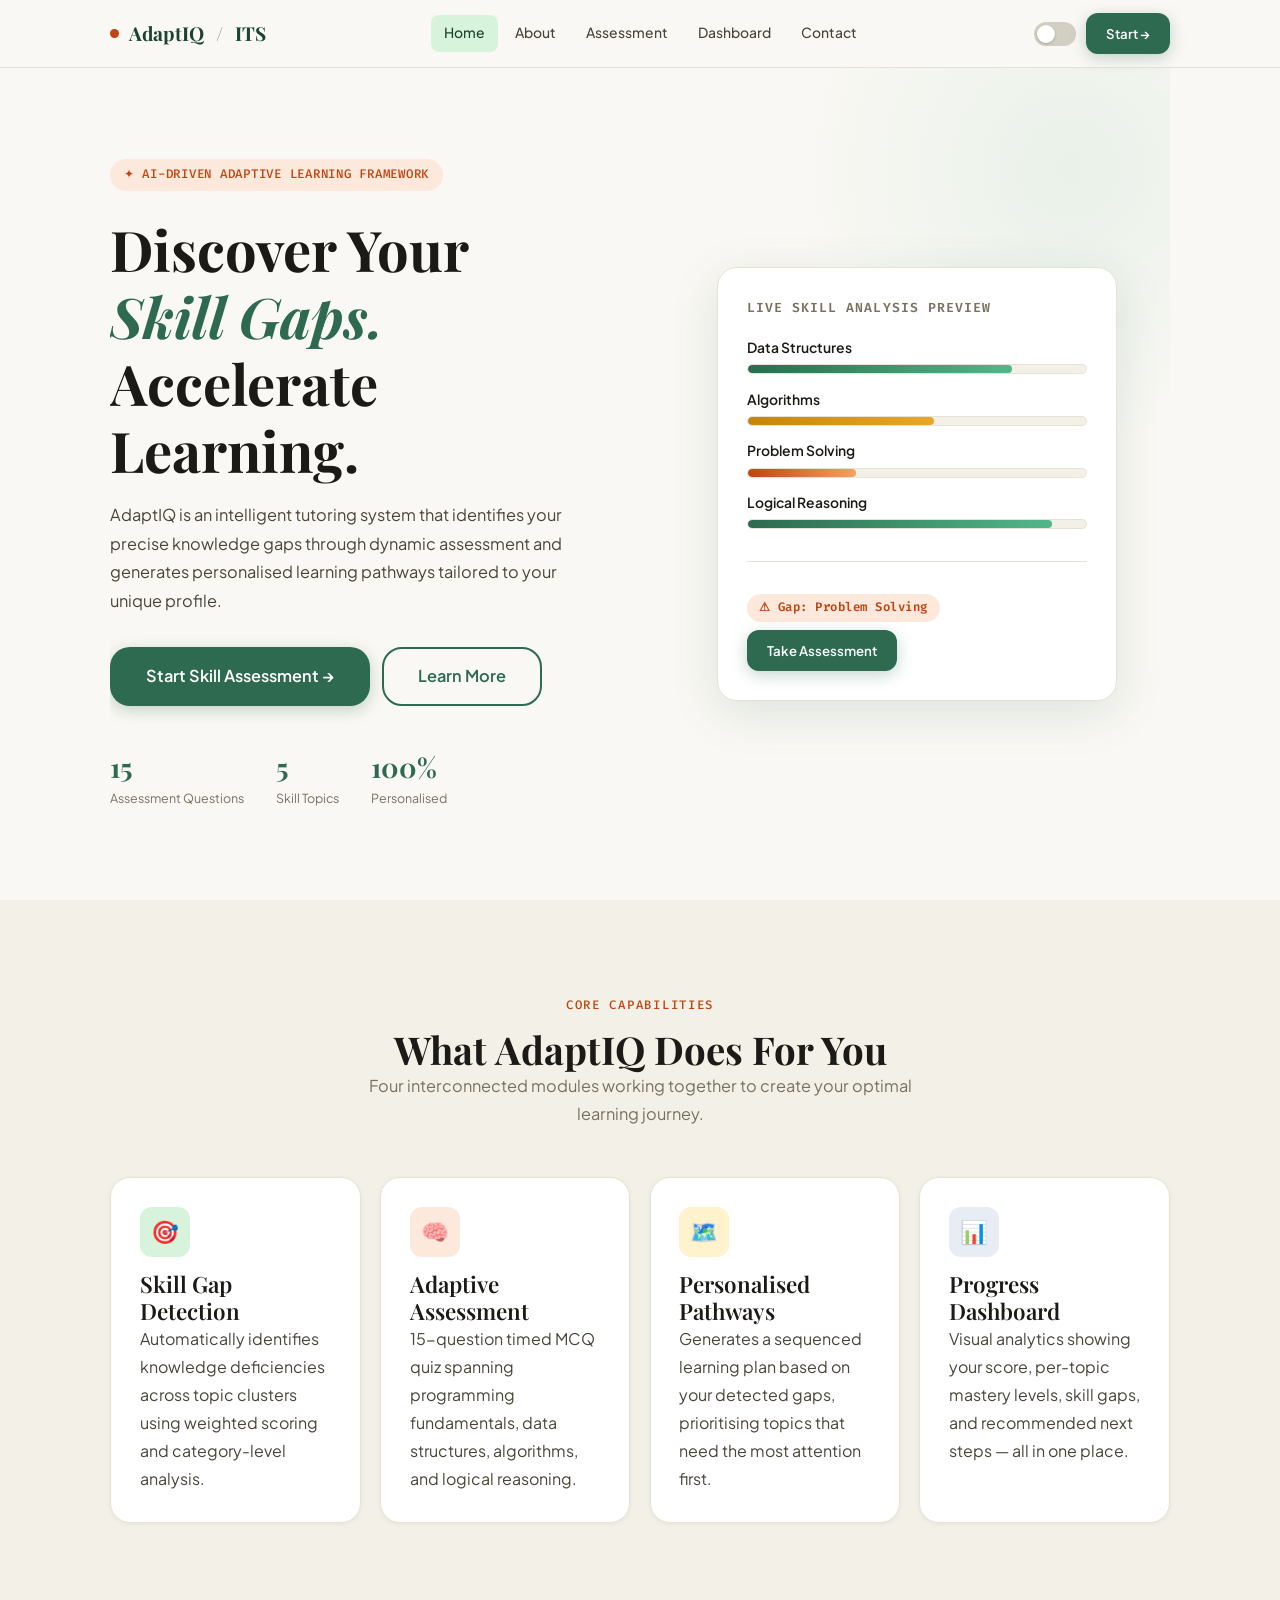
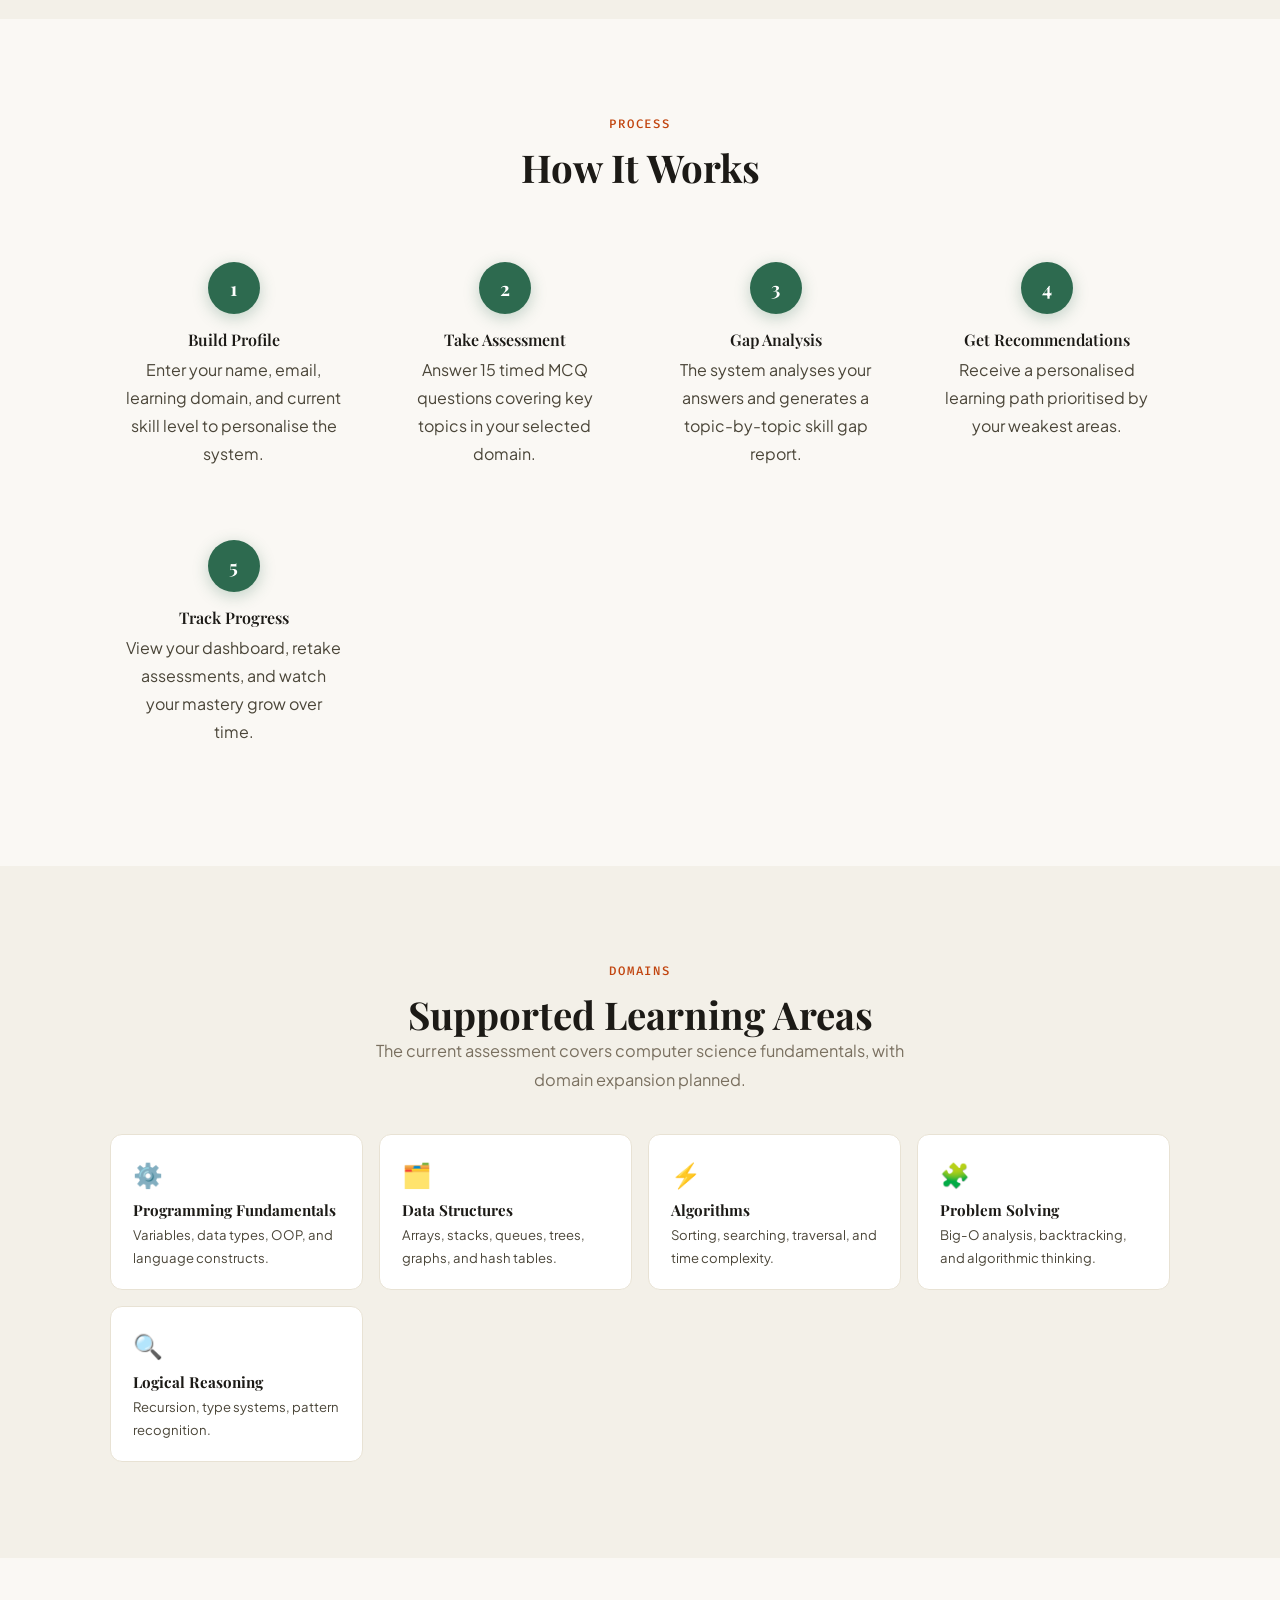
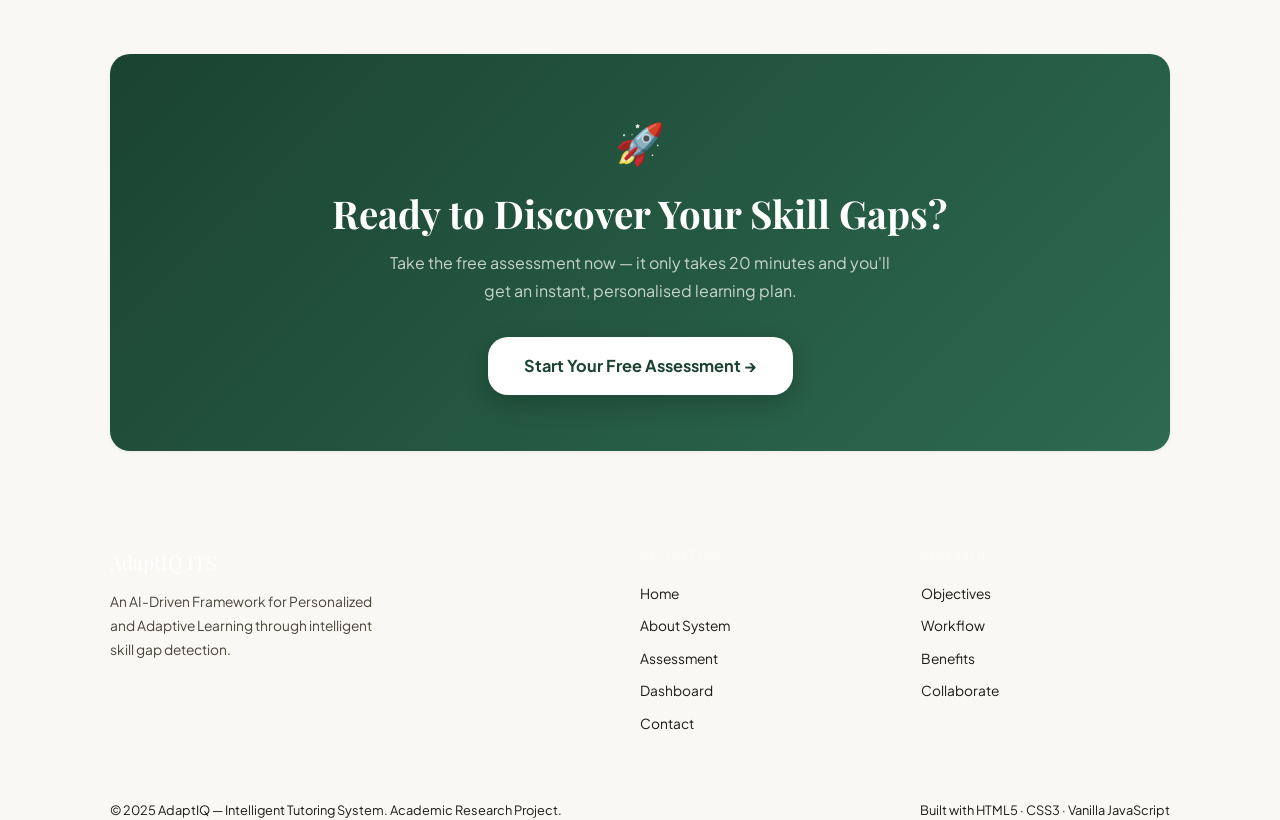
<file: index.html>
<!DOCTYPE html>
<html lang="en">
<head>
<meta charset="UTF-8">
<meta name="viewport" content="width=device-width, initial-scale=1.0">
<title>AdaptIQ — Intelligent Tutoring System</title>
<link rel="stylesheet" href="style.css">
</head>
<body>

<!-- NAVBAR -->
<nav class="navbar">
  <div class="container">
    <a href="index.html" class="nav-brand">
      <div class="nav-brand-dot"></div>
      AdaptIQ <span style="font-weight:300;opacity:.5;margin:0 2px">/</span> ITS
    </a>
    <div class="nav-links">
      <a href="index.html">Home</a>
      <a href="about.html">About</a>
      <a href="assessment.html">Assessment</a>
      <a href="dashboard.html">Dashboard</a>
      <a href="contact.html">Contact</a>
    </div>
    <div class="nav-actions">
      <button class="dark-toggle" title="Toggle dark mode" aria-label="Toggle dark mode"></button>
      <a href="assessment.html" class="btn btn-primary btn-sm">Start →</a>
      <button class="hamburger" aria-label="Open menu">
        <span></span><span></span><span></span>
      </button>
    </div>
  </div>
</nav>

<!-- MOBILE MENU -->
<div class="mobile-menu" id="mobileMenu">
  <button class="mobile-close">✕ Close</button>
  <a href="index.html">🏠 Home</a>
  <a href="about.html">📖 About</a>
  <a href="assessment.html">📝 Assessment</a>
  <a href="dashboard.html">📊 Dashboard</a>
  <a href="contact.html">✉️ Contact</a>
</div>

<!-- HERO -->
<section style="background:var(--bg)">
  <div class="container">
    <div class="hero">
      <!-- LEFT -->
      <div>
        <div class="hero-eyebrow fade-up">
          ✦ AI-Driven Adaptive Learning Framework
        </div>
        <h1 class="hero-title fade-up delay-1">
          Discover Your<br><em>Skill Gaps.</em><br>Accelerate Learning.
        </h1>
        <p class="hero-subtitle fade-up delay-2">
          AdaptIQ is an intelligent tutoring system that identifies your precise knowledge gaps through dynamic assessment and generates personalised learning pathways tailored to your unique profile.
        </p>
        <div class="hero-btns fade-up delay-3">
          <a href="assessment.html" class="btn btn-primary btn-lg">Start Skill Assessment →</a>
          <a href="about.html"      class="btn btn-outline btn-lg">Learn More</a>
        </div>
        <div class="hero-stats fade-up delay-4">
          <div>
            <div class="hs-val" data-count="15" data-suffix="">0</div>
            <div class="hs-lbl">Assessment Questions</div>
          </div>
          <div>
            <div class="hs-val" data-count="5" data-suffix="">0</div>
            <div class="hs-lbl">Skill Topics</div>
          </div>
          <div>
            <div class="hs-val" data-count="100" data-suffix="%">0%</div>
            <div class="hs-lbl">Personalised</div>
          </div>
        </div>
      </div>

      <!-- RIGHT — Animated preview card -->
      <div class="hero-visual">
        <div class="hero-viz-card">
          <div class="viz-title">Live Skill Analysis Preview</div>
          <div class="viz-skill">
            <div class="viz-skill-name">Data Structures</div>
            <div class="progress-track">
              <div class="progress-bar pb-green" data-width="78" style="width:0%"></div>
            </div>
          </div>
          <div class="viz-skill">
            <div class="viz-skill-name">Algorithms</div>
            <div class="progress-track">
              <div class="progress-bar pb-amber" data-width="55" style="width:0%"></div>
            </div>
          </div>
          <div class="viz-skill">
            <div class="viz-skill-name">Problem Solving</div>
            <div class="progress-track">
              <div class="progress-bar pb-orange" data-width="32" style="width:0%"></div>
            </div>
          </div>
          <div class="viz-skill">
            <div class="viz-skill-name">Logical Reasoning</div>
            <div class="progress-track">
              <div class="progress-bar pb-green" data-width="90" style="width:0%"></div>
            </div>
          </div>
          <div class="divider"></div>
          <div style="display:flex;justify-content:space-between;align-items:center;flex-wrap:wrap;gap:.5rem">
            <span class="badge badge-orange">⚠ Gap: Problem Solving</span>
            <a href="assessment.html" class="btn btn-primary btn-sm">Take Assessment</a>
          </div>
        </div>
      </div>
    </div>
  </div>
</section>

<!-- FEATURES -->
<section class="section section-alt">
  <div class="container">
    <div style="text-align:center;margin-bottom:3rem;">
      <div class="section-eyebrow fade-up">Core Capabilities</div>
      <h2 class="fade-up delay-1">What AdaptIQ Does For You</h2>
      <p class="section-subtitle fade-up delay-2" style="margin:0 auto">Four interconnected modules working together to create your optimal learning journey.</p>
    </div>
    <div class="features-grid">
      <div class="card fade-up delay-1">
        <div class="card-icon ci-green">🎯</div>
        <h3>Skill Gap Detection</h3>
        <p>Automatically identifies knowledge deficiencies across topic clusters using weighted scoring and category-level analysis.</p>
      </div>
      <div class="card fade-up delay-2">
        <div class="card-icon ci-orange">🧠</div>
        <h3>Adaptive Assessment</h3>
        <p>15-question timed MCQ quiz spanning programming fundamentals, data structures, algorithms, and logical reasoning.</p>
      </div>
      <div class="card fade-up delay-3">
        <div class="card-icon ci-amber">🗺️</div>
        <h3>Personalised Pathways</h3>
        <p>Generates a sequenced learning plan based on your detected gaps, prioritising topics that need the most attention first.</p>
      </div>
      <div class="card fade-up delay-4">
        <div class="card-icon ci-slate">📊</div>
        <h3>Progress Dashboard</h3>
        <p>Visual analytics showing your score, per-topic mastery levels, skill gaps, and recommended next steps — all in one place.</p>
      </div>
    </div>
  </div>
</section>

<!-- HOW IT WORKS -->
<section class="section">
  <div class="container">
    <div style="text-align:center;margin-bottom:3rem">
      <div class="section-eyebrow fade-up">Process</div>
      <h2 class="fade-up delay-1">How It Works</h2>
    </div>
    <div class="how-grid">
      <div class="how-step fade-up delay-1">
        <div class="how-num">1</div>
        <h3>Build Profile</h3>
        <p>Enter your name, email, learning domain, and current skill level to personalise the system.</p>
      </div>
      <div class="how-step fade-up delay-2">
        <div class="how-num">2</div>
        <h3>Take Assessment</h3>
        <p>Answer 15 timed MCQ questions covering key topics in your selected domain.</p>
      </div>
      <div class="how-step fade-up delay-3">
        <div class="how-num">3</div>
        <h3>Gap Analysis</h3>
        <p>The system analyses your answers and generates a topic-by-topic skill gap report.</p>
      </div>
      <div class="how-step fade-up delay-4">
        <div class="how-num">4</div>
        <h3>Get Recommendations</h3>
        <p>Receive a personalised learning path prioritised by your weakest areas.</p>
      </div>
      <div class="how-step fade-up delay-5">
        <div class="how-num">5</div>
        <h3>Track Progress</h3>
        <p>View your dashboard, retake assessments, and watch your mastery grow over time.</p>
      </div>
    </div>
  </div>
</section>

<!-- LEARNING DOMAINS -->
<section class="section section-alt">
  <div class="container">
    <div style="text-align:center;margin-bottom:2.5rem">
      <div class="section-eyebrow">Domains</div>
      <h2>Supported Learning Areas</h2>
      <p class="section-subtitle" style="margin:0 auto .5rem">The current assessment covers computer science fundamentals, with domain expansion planned.</p>
    </div>
    <div class="domains-grid">
      <div class="domain-card fade-up delay-1">
        <div style="font-size:1.5rem;margin-bottom:.5rem">⚙️</div>
        <h4>Programming Fundamentals</h4>
        <p>Variables, data types, OOP, and language constructs.</p>
      </div>
      <div class="domain-card fade-up delay-2">
        <div style="font-size:1.5rem;margin-bottom:.5rem">🗂️</div>
        <h4>Data Structures</h4>
        <p>Arrays, stacks, queues, trees, graphs, and hash tables.</p>
      </div>
      <div class="domain-card fade-up delay-3">
        <div style="font-size:1.5rem;margin-bottom:.5rem">⚡</div>
        <h4>Algorithms</h4>
        <p>Sorting, searching, traversal, and time complexity.</p>
      </div>
      <div class="domain-card fade-up delay-4">
        <div style="font-size:1.5rem;margin-bottom:.5rem">🧩</div>
        <h4>Problem Solving</h4>
        <p>Big-O analysis, backtracking, and algorithmic thinking.</p>
      </div>
      <div class="domain-card fade-up delay-5">
        <div style="font-size:1.5rem;margin-bottom:.5rem">🔍</div>
        <h4>Logical Reasoning</h4>
        <p>Recursion, type systems, pattern recognition.</p>
      </div>
    </div>
  </div>
</section>

<!-- CTA -->
<section class="section">
  <div class="container">
    <div class="card" style="text-align:center;background:linear-gradient(135deg,var(--forest-dark),var(--forest));border:none;padding:3.5rem 2rem">
      <div style="font-size:2.5rem;margin-bottom:1rem">🚀</div>
      <h2 style="color:#fff;margin-bottom:.8rem">Ready to Discover Your Skill Gaps?</h2>
      <p style="color:rgba(255,255,255,.75);max-width:520px;margin:0 auto 2rem">Take the free assessment now — it only takes 20 minutes and you'll get an instant, personalised learning plan.</p>
      <a href="assessment.html" class="btn btn-lg" style="background:#fff;color:var(--forest-dark);font-weight:700;box-shadow:0 8px 24px rgba(0,0,0,.2)">Start Your Free Assessment →</a>
    </div>
  </div>
</section>

<!-- FOOTER -->
<footer>
  <div class="container">
    <div class="footer-grid">
      <div>
        <div class="footer-brand">AdaptIQ ITS</div>
        <p style="font-size:.86rem;max-width:280px;margin-bottom:1rem">An AI-Driven Framework for Personalized and Adaptive Learning through intelligent skill gap detection.</p>
      </div>
      <div>
        <div class="footer-heading">Navigation</div>
        <ul class="footer-links">
          <li><a href="index.html">Home</a></li>
          <li><a href="about.html">About System</a></li>
          <li><a href="assessment.html">Assessment</a></li>
          <li><a href="dashboard.html">Dashboard</a></li>
          <li><a href="contact.html">Contact</a></li>
        </ul>
      </div>
      <div>
        <div class="footer-heading">Research</div>
        <ul class="footer-links">
          <li><a href="about.html#objectives">Objectives</a></li>
          <li><a href="about.html#workflow">Workflow</a></li>
          <li><a href="about.html#benefits">Benefits</a></li>
          <li><a href="contact.html">Collaborate</a></li>
        </ul>
      </div>
    </div>
    <div class="footer-bottom">
      <span>© 2025 AdaptIQ — Intelligent Tutoring System. Academic Research Project.</span>
      <span>Built with HTML5 · CSS3 · Vanilla JavaScript</span>
    </div>
  </div>
</footer>

<div id="toast"></div>
<script src="script.js"></script>
</body>
</html>
</file>
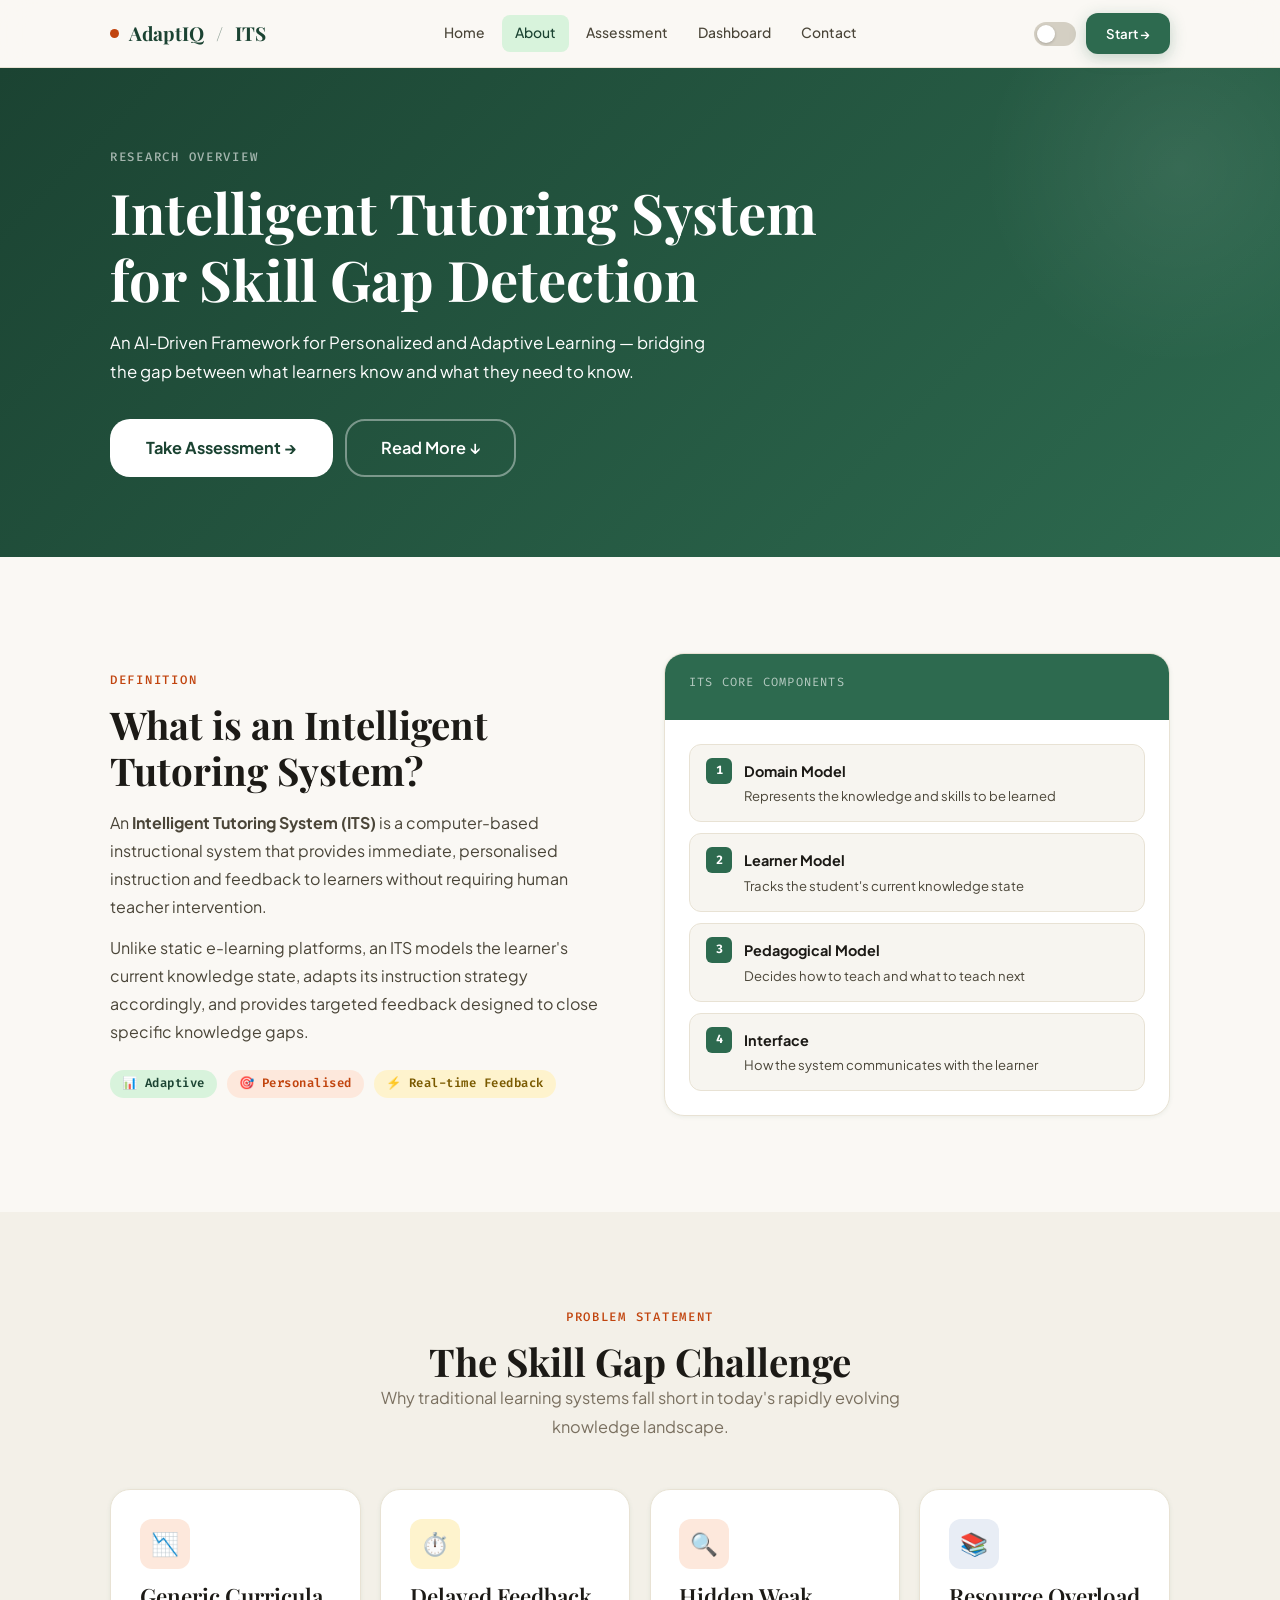
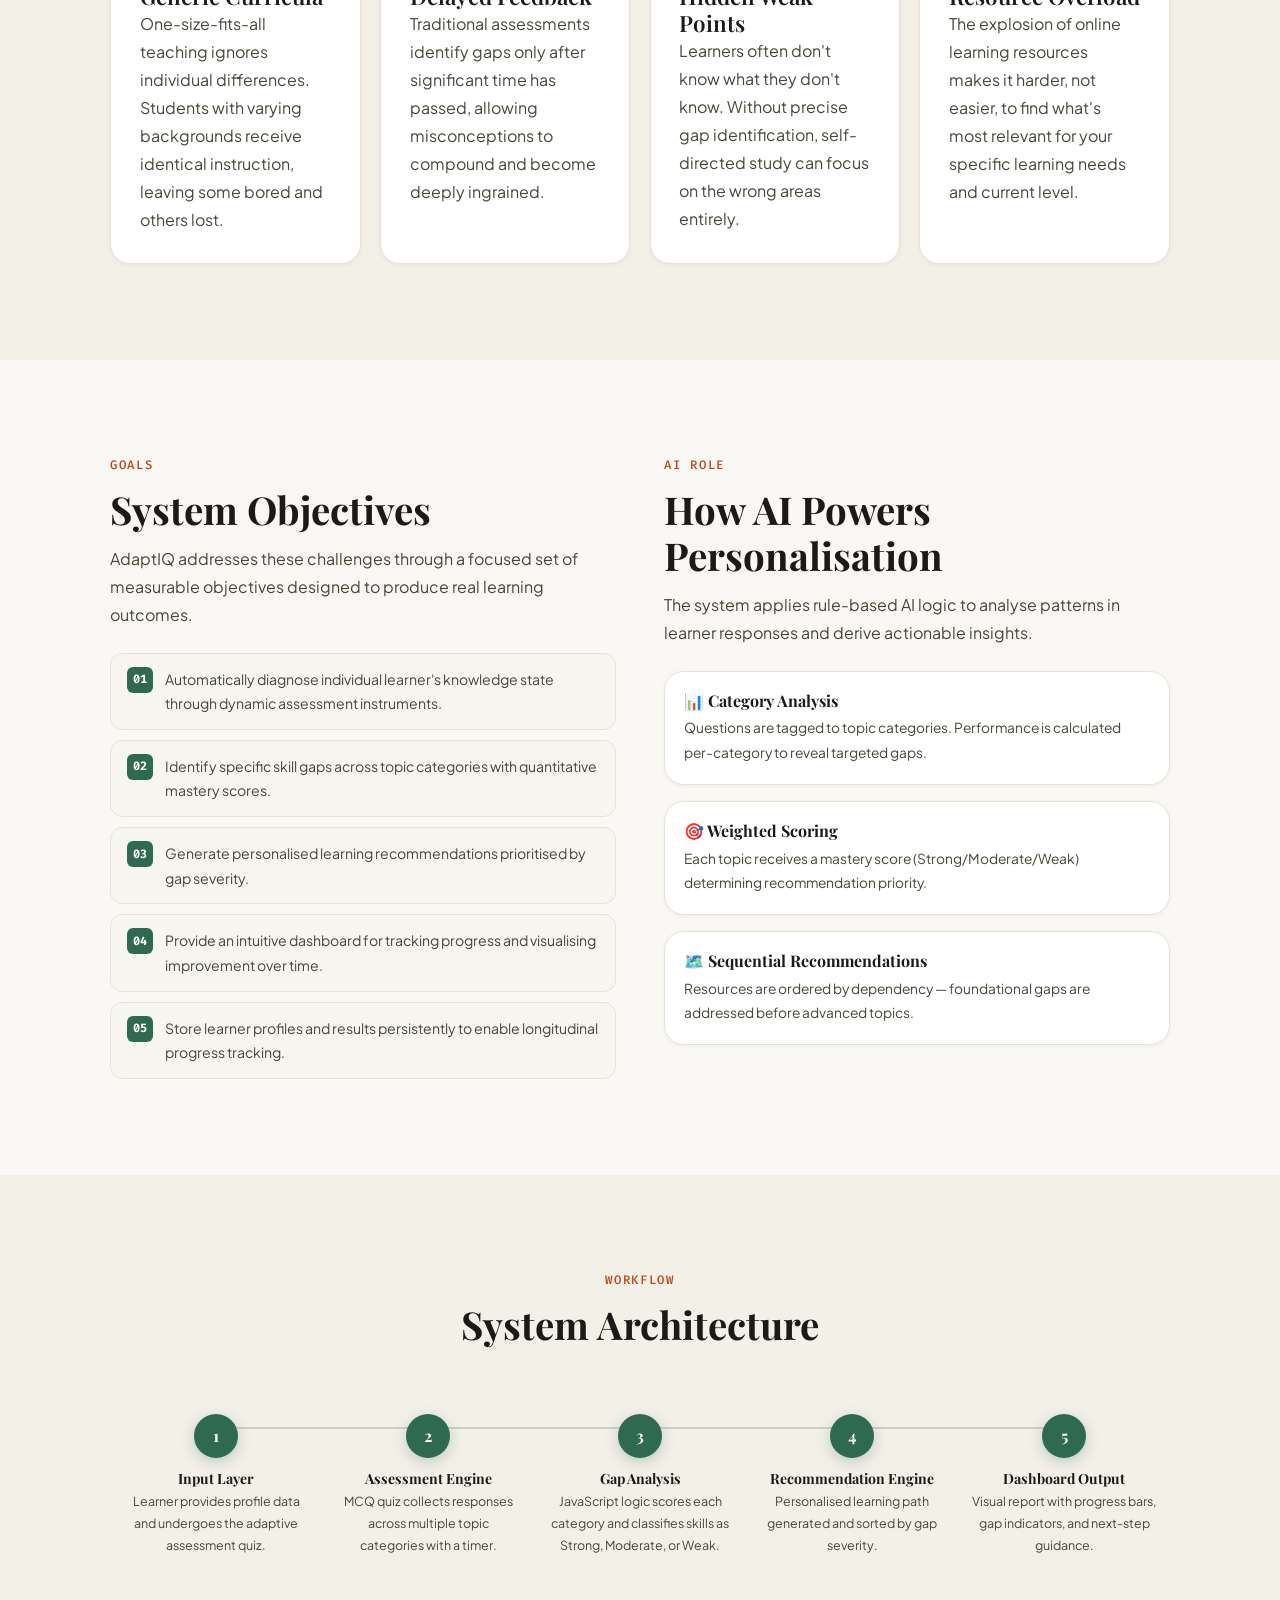
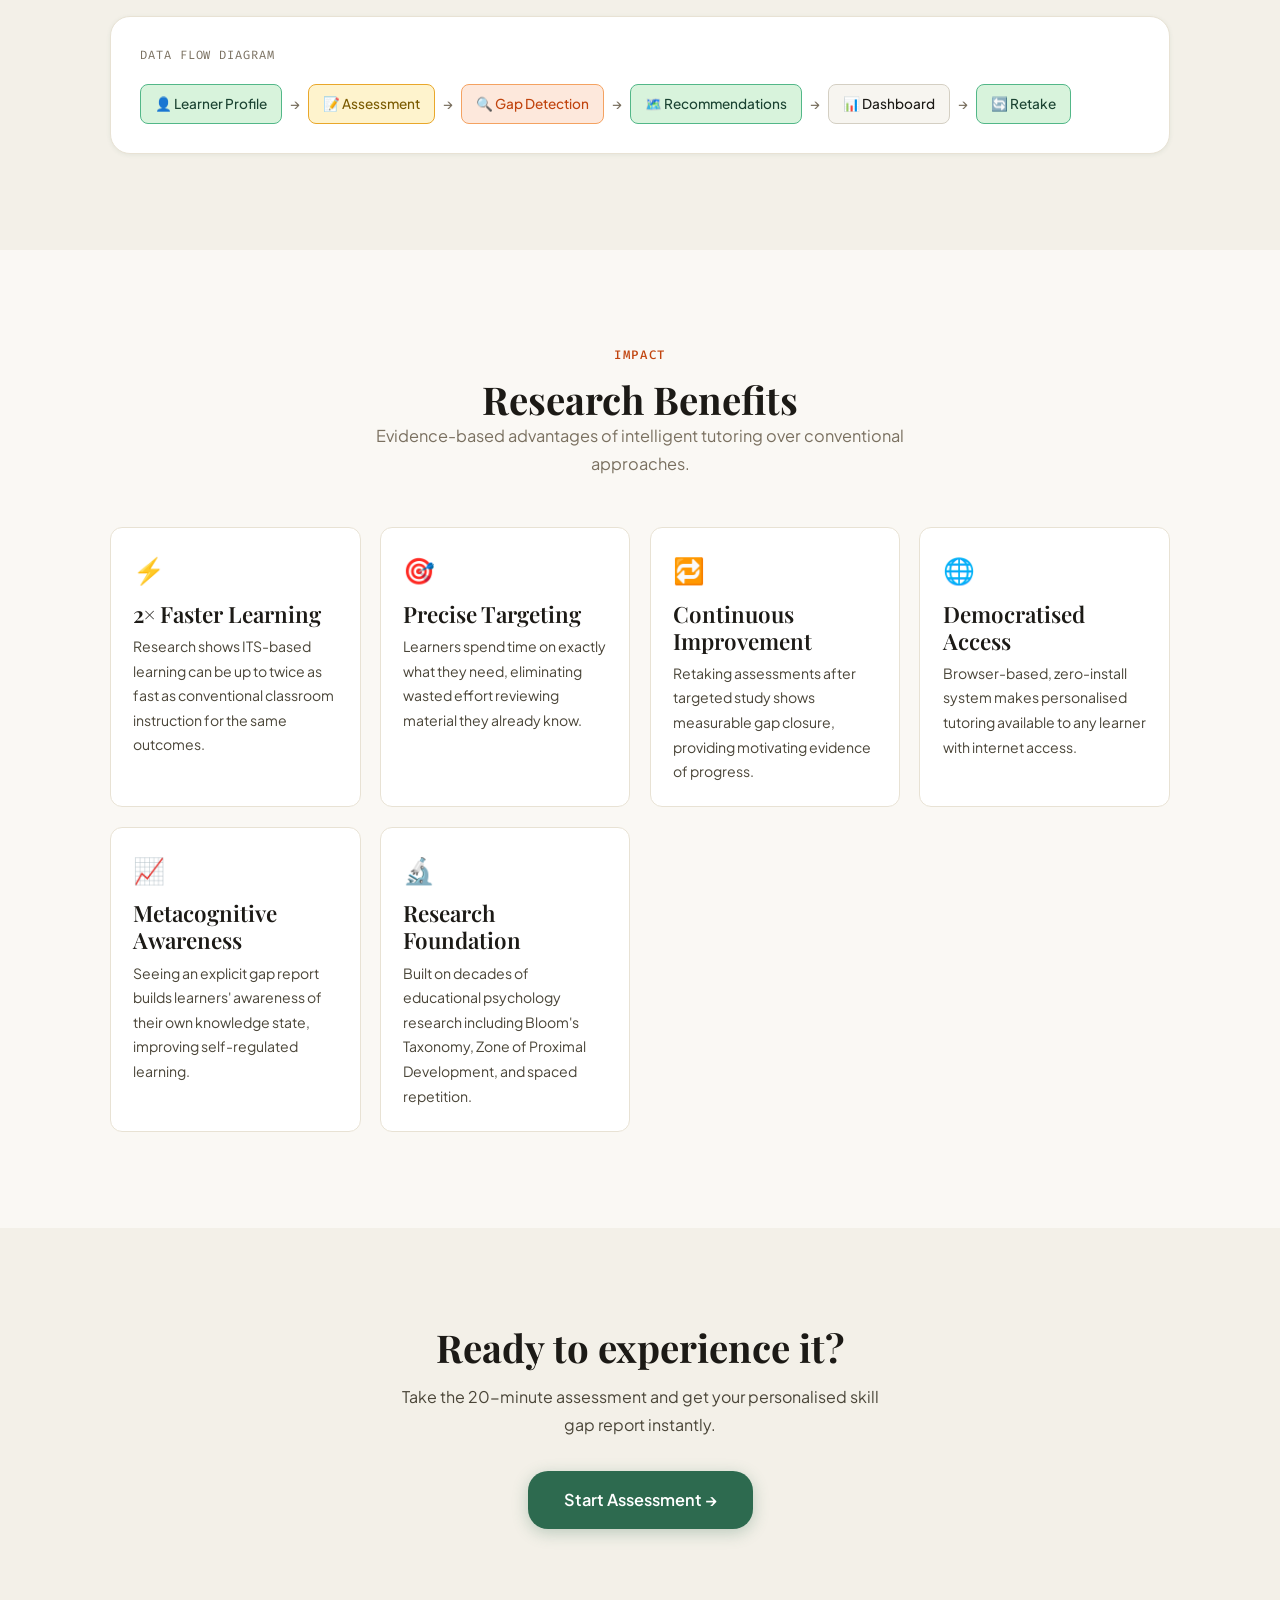
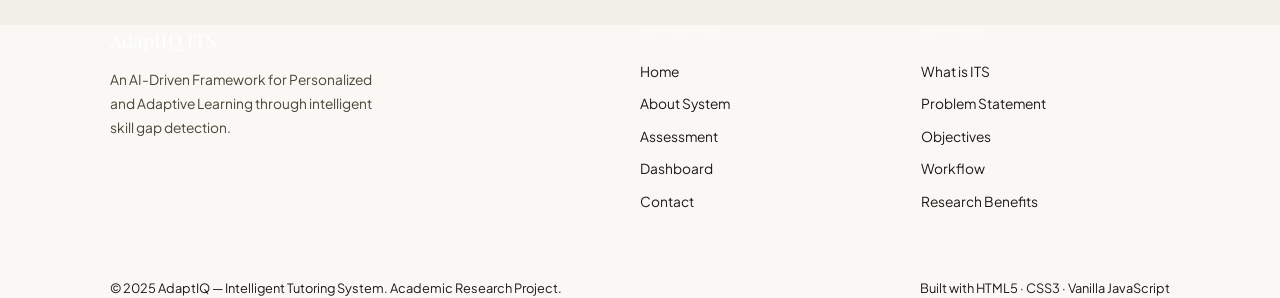
<file: about.html>
<!DOCTYPE html>
<html lang="en">
<head>
<meta charset="UTF-8">
<meta name="viewport" content="width=device-width, initial-scale=1.0">
<title>About — AdaptIQ ITS</title>
<link rel="stylesheet" href="style.css">
</head>
<body>

<nav class="navbar">
  <div class="container">
    <a href="index.html" class="nav-brand"><div class="nav-brand-dot"></div>AdaptIQ <span style="font-weight:300;opacity:.5;margin:0 2px">/</span> ITS</a>
    <div class="nav-links">
      <a href="index.html">Home</a>
      <a href="about.html">About</a>
      <a href="assessment.html">Assessment</a>
      <a href="dashboard.html">Dashboard</a>
      <a href="contact.html">Contact</a>
    </div>
    <div class="nav-actions">
      <button class="dark-toggle" aria-label="Toggle dark mode"></button>
      <a href="assessment.html" class="btn btn-primary btn-sm">Start →</a>
      <button class="hamburger" aria-label="Open menu"><span></span><span></span><span></span></button>
    </div>
  </div>
</nav>
<div class="mobile-menu"><button class="mobile-close">✕ Close</button>
  <a href="index.html">🏠 Home</a><a href="about.html">📖 About</a>
  <a href="assessment.html">📝 Assessment</a><a href="dashboard.html">📊 Dashboard</a>
  <a href="contact.html">✉️ Contact</a>
</div>

<!-- ABOUT HERO -->
<div class="about-hero">
  <div class="container">
    <div class="section-eyebrow fade-up">Research Overview</div>
    <h1 class="fade-up delay-1">Intelligent Tutoring System<br>for Skill Gap Detection</h1>
    <p class="fade-up delay-2" style="margin-top:1rem">An AI-Driven Framework for Personalized and Adaptive Learning — bridging the gap between what learners know and what they need to know.</p>
    <div style="margin-top:2rem;display:flex;gap:12px;flex-wrap:wrap" class="fade-up delay-3">
      <a href="assessment.html" class="btn btn-lg" style="background:#fff;color:var(--forest-dark);font-weight:700">Take Assessment →</a>
      <a href="#problem" class="btn btn-lg btn-outline" style="border-color:rgba(255,255,255,.4);color:#fff">Read More ↓</a>
    </div>
  </div>
</div>

<!-- WHAT IS ITS -->
<section class="section" id="what-is">
  <div class="container">
    <div class="info-grid" style="gap:3rem;align-items:center">
      <div>
        <div class="section-eyebrow fade-up">Definition</div>
        <h2 class="fade-up delay-1">What is an Intelligent Tutoring System?</h2>
        <p class="fade-up delay-2" style="margin-top:1rem">An <strong>Intelligent Tutoring System (ITS)</strong> is a computer-based instructional system that provides immediate, personalised instruction and feedback to learners without requiring human teacher intervention.</p>
        <p class="fade-up delay-3" style="margin-top:.8rem">Unlike static e-learning platforms, an ITS models the learner's current knowledge state, adapts its instruction strategy accordingly, and provides targeted feedback designed to close specific knowledge gaps.</p>
        <div class="fade-up delay-4" style="margin-top:1.5rem;display:flex;gap:10px;flex-wrap:wrap">
          <span class="badge badge-green">📊 Adaptive</span>
          <span class="badge badge-orange">🎯 Personalised</span>
          <span class="badge badge-amber">⚡ Real-time Feedback</span>
        </div>
      </div>
      <div class="fade-up delay-2">
        <div class="card" style="padding:0;overflow:hidden">
          <div style="background:var(--forest);padding:1.2rem 1.5rem">
            <div style="font-family:var(--font-mono);font-size:.75rem;color:rgba(255,255,255,.65);margin-bottom:.5rem;text-transform:uppercase;letter-spacing:.1em">ITS Core Components</div>
          </div>
          <div style="padding:1.5rem">
            <div class="obj-item" style="margin-bottom:.7rem">
              <div class="obj-num">1</div>
              <div><strong style="font-size:.9rem">Domain Model</strong> <p style="font-size:.82rem;margin-top:2px">Represents the knowledge and skills to be learned</p></div>
            </div>
            <div class="obj-item" style="margin-bottom:.7rem">
              <div class="obj-num">2</div>
              <div><strong style="font-size:.9rem">Learner Model</strong> <p style="font-size:.82rem;margin-top:2px">Tracks the student's current knowledge state</p></div>
            </div>
            <div class="obj-item" style="margin-bottom:.7rem">
              <div class="obj-num">3</div>
              <div><strong style="font-size:.9rem">Pedagogical Model</strong> <p style="font-size:.82rem;margin-top:2px">Decides how to teach and what to teach next</p></div>
            </div>
            <div class="obj-item">
              <div class="obj-num">4</div>
              <div><strong style="font-size:.9rem">Interface</strong> <p style="font-size:.82rem;margin-top:2px">How the system communicates with the learner</p></div>
            </div>
          </div>
        </div>
      </div>
    </div>
  </div>
</section>

<!-- PROBLEM STATEMENT -->
<section class="section section-alt" id="problem">
  <div class="container">
    <div style="text-align:center;margin-bottom:3rem">
      <div class="section-eyebrow fade-up">Problem Statement</div>
      <h2 class="fade-up delay-1">The Skill Gap Challenge</h2>
      <p class="section-subtitle fade-up delay-2" style="margin:0 auto">Why traditional learning systems fall short in today's rapidly evolving knowledge landscape.</p>
    </div>
    <div class="features-grid">
      <div class="card fade-up delay-1">
        <div class="card-icon ci-orange">📉</div>
        <h3>Generic Curricula</h3>
        <p>One-size-fits-all teaching ignores individual differences. Students with varying backgrounds receive identical instruction, leaving some bored and others lost.</p>
      </div>
      <div class="card fade-up delay-2">
        <div class="card-icon ci-amber">⏱️</div>
        <h3>Delayed Feedback</h3>
        <p>Traditional assessments identify gaps only after significant time has passed, allowing misconceptions to compound and become deeply ingrained.</p>
      </div>
      <div class="card fade-up delay-3">
        <div class="card-icon ci-orange">🔍</div>
        <h3>Hidden Weak Points</h3>
        <p>Learners often don't know what they don't know. Without precise gap identification, self-directed study can focus on the wrong areas entirely.</p>
      </div>
      <div class="card fade-up delay-4">
        <div class="card-icon ci-slate">📚</div>
        <h3>Resource Overload</h3>
        <p>The explosion of online learning resources makes it harder, not easier, to find what's most relevant for your specific learning needs and current level.</p>
      </div>
    </div>
  </div>
</section>

<!-- OBJECTIVES -->
<section class="section" id="objectives">
  <div class="container">
    <div class="info-grid" style="gap:3rem">
      <div>
        <div class="section-eyebrow fade-up">Goals</div>
        <h2 class="fade-up delay-1">System Objectives</h2>
        <p class="fade-up delay-2" style="margin:.8rem 0 1.5rem">AdaptIQ addresses these challenges through a focused set of measurable objectives designed to produce real learning outcomes.</p>
        <div class="objectives-list">
          <div class="obj-item fade-up delay-1"><div class="obj-num">01</div><p>Automatically diagnose individual learner's knowledge state through dynamic assessment instruments.</p></div>
          <div class="obj-item fade-up delay-2"><div class="obj-num">02</div><p>Identify specific skill gaps across topic categories with quantitative mastery scores.</p></div>
          <div class="obj-item fade-up delay-3"><div class="obj-num">03</div><p>Generate personalised learning recommendations prioritised by gap severity.</p></div>
          <div class="obj-item fade-up delay-4"><div class="obj-num">04</div><p>Provide an intuitive dashboard for tracking progress and visualising improvement over time.</p></div>
          <div class="obj-item fade-up delay-5"><div class="obj-num">05</div><p>Store learner profiles and results persistently to enable longitudinal progress tracking.</p></div>
        </div>
      </div>
      <div>
        <div class="section-eyebrow fade-up">AI Role</div>
        <h2 class="fade-up delay-1">How AI Powers Personalisation</h2>
        <p class="fade-up delay-2" style="margin:.8rem 0 1.5rem">The system applies rule-based AI logic to analyse patterns in learner responses and derive actionable insights.</p>
        <div style="display:flex;flex-direction:column;gap:1rem" class="fade-up delay-3">
          <div class="card" style="padding:1.2rem">
            <h4 style="margin-bottom:.4rem">📊 Category Analysis</h4>
            <p style="font-size:.86rem">Questions are tagged to topic categories. Performance is calculated per-category to reveal targeted gaps.</p>
          </div>
          <div class="card" style="padding:1.2rem">
            <h4 style="margin-bottom:.4rem">🎯 Weighted Scoring</h4>
            <p style="font-size:.86rem">Each topic receives a mastery score (Strong/Moderate/Weak) determining recommendation priority.</p>
          </div>
          <div class="card" style="padding:1.2rem">
            <h4 style="margin-bottom:.4rem">🗺️ Sequential Recommendations</h4>
            <p style="font-size:.86rem">Resources are ordered by dependency — foundational gaps are addressed before advanced topics.</p>
          </div>
        </div>
      </div>
    </div>
  </div>
</section>

<!-- WORKFLOW -->
<section class="section section-alt" id="workflow">
  <div class="container">
    <div style="text-align:center;margin-bottom:3rem">
      <div class="section-eyebrow">Workflow</div>
      <h2>System Architecture</h2>
    </div>
    <div class="workflow-steps">
      <div class="wf-step fade-up delay-1">
        <div class="wf-num">1</div>
        <h4>Input Layer</h4>
        <p>Learner provides profile data and undergoes the adaptive assessment quiz.</p>
      </div>
      <div class="wf-step fade-up delay-2">
        <div class="wf-num">2</div>
        <h4>Assessment Engine</h4>
        <p>MCQ quiz collects responses across multiple topic categories with a timer.</p>
      </div>
      <div class="wf-step fade-up delay-3">
        <div class="wf-num">3</div>
        <h4>Gap Analysis</h4>
        <p>JavaScript logic scores each category and classifies skills as Strong, Moderate, or Weak.</p>
      </div>
      <div class="wf-step fade-up delay-4">
        <div class="wf-num">4</div>
        <h4>Recommendation Engine</h4>
        <p>Personalised learning path generated and sorted by gap severity.</p>
      </div>
      <div class="wf-step fade-up delay-5">
        <div class="wf-num">5</div>
        <h4>Dashboard Output</h4>
        <p>Visual report with progress bars, gap indicators, and next-step guidance.</p>
      </div>
    </div>

    <!-- Visual workflow diagram -->
    <div class="card" style="margin-top:2.5rem;overflow:hidden">
      <div style="font-family:var(--font-mono);font-size:.75rem;color:var(--muted);margin-bottom:1.2rem;text-transform:uppercase;letter-spacing:.08em">Data Flow Diagram</div>
      <div style="display:flex;align-items:center;gap:.5rem;flex-wrap:wrap;font-size:.85rem;font-weight:500">
        <span style="padding:8px 14px;background:var(--forest-pale);border-radius:8px;border:1px solid var(--forest-light);color:var(--forest-dark)">👤 Learner Profile</span>
        <span style="color:var(--muted)">→</span>
        <span style="padding:8px 14px;background:var(--amber-pale);border-radius:8px;border:1px solid var(--amber);color:#7a5a00">📝 Assessment</span>
        <span style="color:var(--muted)">→</span>
        <span style="padding:8px 14px;background:var(--sienna-pale);border-radius:8px;border:1px solid var(--sienna-light);color:var(--sienna)">🔍 Gap Detection</span>
        <span style="color:var(--muted)">→</span>
        <span style="padding:8px 14px;background:var(--forest-pale);border-radius:8px;border:1px solid var(--forest-light);color:var(--forest-dark)">🗺️ Recommendations</span>
        <span style="color:var(--muted)">→</span>
        <span style="padding:8px 14px;background:var(--surface-2,var(--bg-alt));border-radius:8px;border:1px solid var(--border-2)">📊 Dashboard</span>
        <span style="color:var(--muted)">→</span>
        <span style="padding:8px 14px;background:var(--forest-pale);border-radius:8px;border:1px solid var(--forest-light);color:var(--forest-dark)">🔄 Retake</span>
      </div>
    </div>
  </div>
</section>

<!-- RESEARCH BENEFITS -->
<section class="section" id="benefits">
  <div class="container">
    <div style="text-align:center;margin-bottom:3rem">
      <div class="section-eyebrow">Impact</div>
      <h2>Research Benefits</h2>
      <p class="section-subtitle" style="margin:0 auto">Evidence-based advantages of intelligent tutoring over conventional approaches.</p>
    </div>
    <div class="features-grid">
      <div class="benefit-card fade-up delay-1">
        <div style="font-size:1.6rem;margin-bottom:.6rem">⚡</div>
        <h3 style="margin-bottom:.4rem">2× Faster Learning</h3>
        <p style="font-size:.88rem">Research shows ITS-based learning can be up to twice as fast as conventional classroom instruction for the same outcomes.</p>
      </div>
      <div class="benefit-card fade-up delay-2">
        <div style="font-size:1.6rem;margin-bottom:.6rem">🎯</div>
        <h3 style="margin-bottom:.4rem">Precise Targeting</h3>
        <p style="font-size:.88rem">Learners spend time on exactly what they need, eliminating wasted effort reviewing material they already know.</p>
      </div>
      <div class="benefit-card fade-up delay-3">
        <div style="font-size:1.6rem;margin-bottom:.6rem">🔁</div>
        <h3 style="margin-bottom:.4rem">Continuous Improvement</h3>
        <p style="font-size:.88rem">Retaking assessments after targeted study shows measurable gap closure, providing motivating evidence of progress.</p>
      </div>
      <div class="benefit-card fade-up delay-4">
        <div style="font-size:1.6rem;margin-bottom:.6rem">🌐</div>
        <h3 style="margin-bottom:.4rem">Democratised Access</h3>
        <p style="font-size:.88rem">Browser-based, zero-install system makes personalised tutoring available to any learner with internet access.</p>
      </div>
      <div class="benefit-card fade-up delay-5">
        <div style="font-size:1.6rem;margin-bottom:.6rem">📈</div>
        <h3 style="margin-bottom:.4rem">Metacognitive Awareness</h3>
        <p style="font-size:.88rem">Seeing an explicit gap report builds learners' awareness of their own knowledge state, improving self-regulated learning.</p>
      </div>
      <div class="benefit-card fade-up delay-6">
        <div style="font-size:1.6rem;margin-bottom:.6rem">🔬</div>
        <h3 style="margin-bottom:.4rem">Research Foundation</h3>
        <p style="font-size:.88rem">Built on decades of educational psychology research including Bloom's Taxonomy, Zone of Proximal Development, and spaced repetition.</p>
      </div>
    </div>
  </div>
</section>

<!-- CTA -->
<section class="section section-alt">
  <div class="container" style="text-align:center">
    <h2 class="fade-up">Ready to experience it?</h2>
    <p class="fade-up delay-1" style="max-width:480px;margin:.8rem auto 2rem">Take the 20-minute assessment and get your personalised skill gap report instantly.</p>
    <a href="assessment.html" class="btn btn-primary btn-lg fade-up delay-2">Start Assessment →</a>
  </div>
</section>

<footer>
  <div class="container">
    <div class="footer-grid">
      <div>
        <div class="footer-brand">AdaptIQ ITS</div>
        <p style="font-size:.86rem;max-width:280px;margin-bottom:1rem">An AI-Driven Framework for Personalized and Adaptive Learning through intelligent skill gap detection.</p>
      </div>
      <div>
        <div class="footer-heading">Navigation</div>
        <ul class="footer-links">
          <li><a href="index.html">Home</a></li>
          <li><a href="about.html">About System</a></li>
          <li><a href="assessment.html">Assessment</a></li>
          <li><a href="dashboard.html">Dashboard</a></li>
          <li><a href="contact.html">Contact</a></li>
        </ul>
      </div>
      <div>
        <div class="footer-heading">Sections</div>
        <ul class="footer-links">
          <li><a href="#what-is">What is ITS</a></li>
          <li><a href="#problem">Problem Statement</a></li>
          <li><a href="#objectives">Objectives</a></li>
          <li><a href="#workflow">Workflow</a></li>
          <li><a href="#benefits">Research Benefits</a></li>
        </ul>
      </div>
    </div>
    <div class="footer-bottom">
      <span>© 2025 AdaptIQ — Intelligent Tutoring System. Academic Research Project.</span>
      <span>Built with HTML5 · CSS3 · Vanilla JavaScript</span>
    </div>
  </div>
</footer>

<div id="toast"></div>
<script src="script.js"></script>
</body>
</html>
</file>
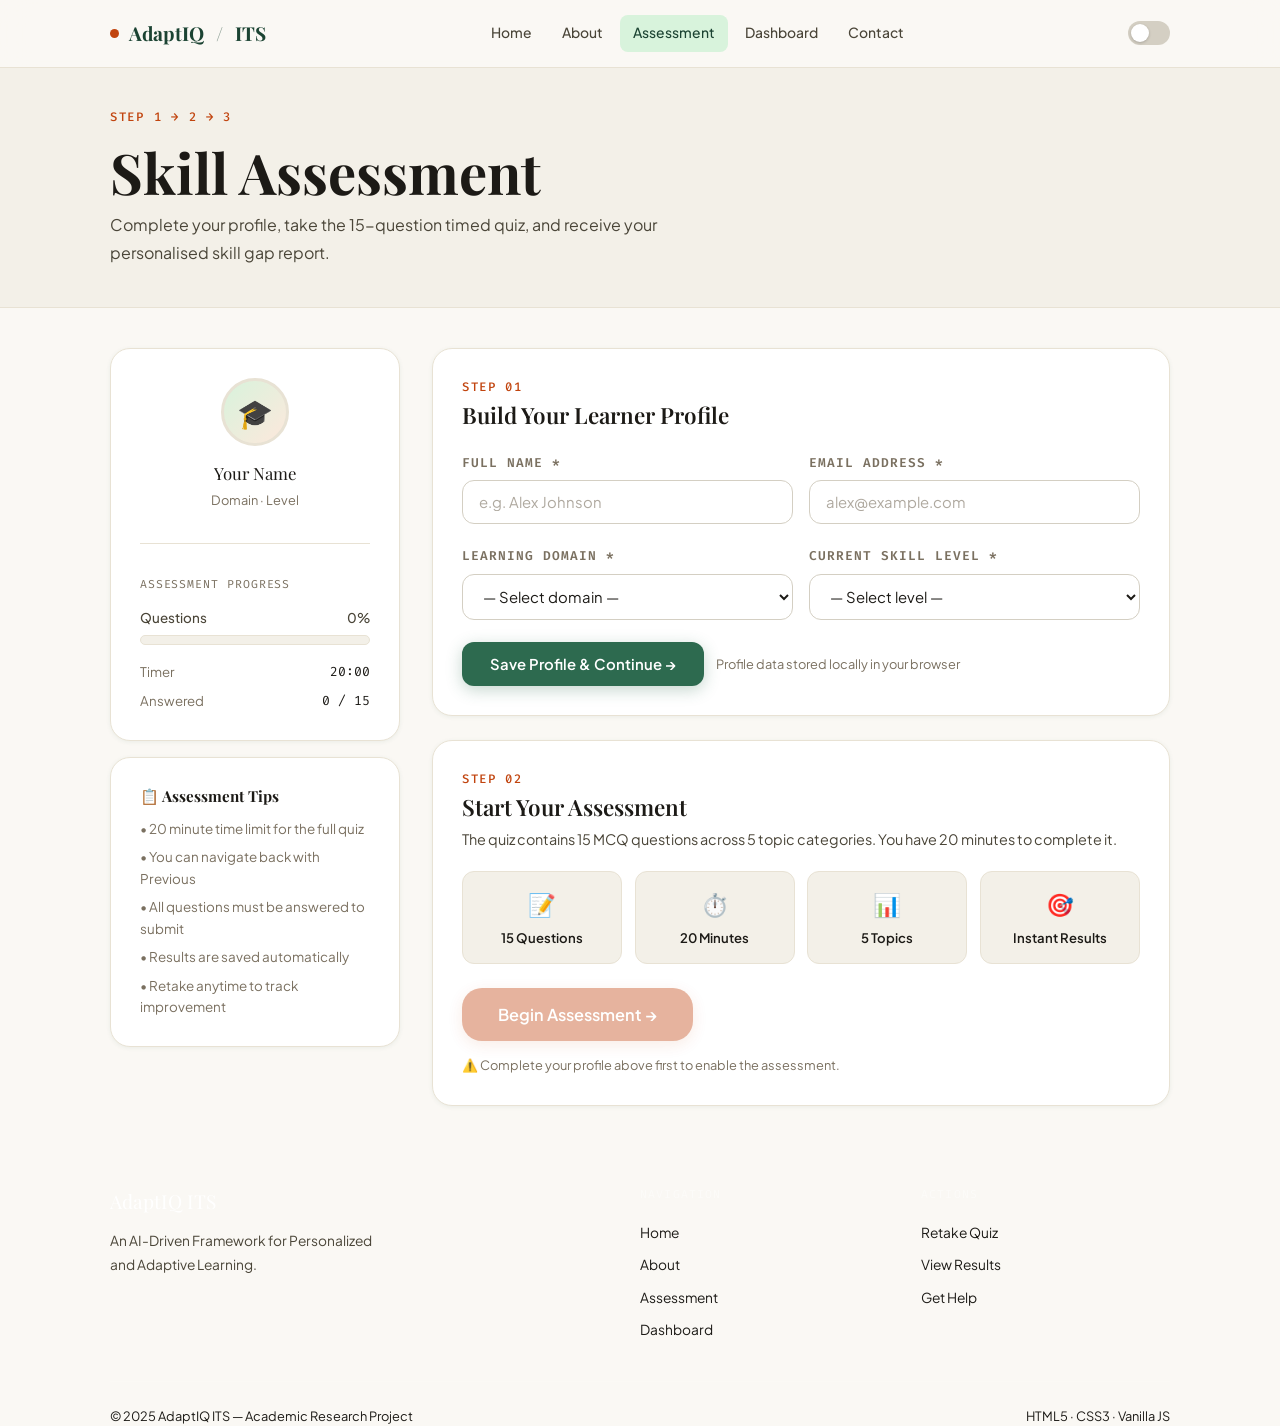
<file: assessment.html>
<!DOCTYPE html>
<html lang="en">
<head>
<meta charset="UTF-8">
<meta name="viewport" content="width=device-width, initial-scale=1.0">
<title>Assessment — AdaptIQ ITS</title>
<link rel="stylesheet" href="style.css">
<style>
  .hidden-section { display: none !important; }
  #quizSection    { display: none; }
  #resultsSection { display: none; }
  .profile-saved-tag {
    display: inline-flex; align-items: center; gap: 6px;
    font-size: .78rem; font-weight: 600;
    padding: 4px 12px; border-radius: 99px;
    background: var(--forest-pale); color: var(--forest-dark);
    font-family: var(--font-mono);
  }
</style>
</head>
<body>

<nav class="navbar">
  <div class="container">
    <a href="index.html" class="nav-brand"><div class="nav-brand-dot"></div>AdaptIQ <span style="font-weight:300;opacity:.5;margin:0 2px">/</span> ITS</a>
    <div class="nav-links">
      <a href="index.html">Home</a><a href="about.html">About</a>
      <a href="assessment.html">Assessment</a><a href="dashboard.html">Dashboard</a>
      <a href="contact.html">Contact</a>
    </div>
    <div class="nav-actions">
      <button class="dark-toggle" aria-label="Toggle dark mode"></button>
      <button class="hamburger" aria-label="Open menu"><span></span><span></span><span></span></button>
    </div>
  </div>
</nav>
<div class="mobile-menu"><button class="mobile-close">✕ Close</button>
  <a href="index.html">🏠 Home</a><a href="about.html">📖 About</a>
  <a href="assessment.html">📝 Assessment</a><a href="dashboard.html">📊 Dashboard</a>
  <a href="contact.html">✉️ Contact</a>
</div>

<!-- PAGE HEADER -->
<div style="background:var(--bg-alt);border-bottom:1px solid var(--border);padding:2.5rem 0">
  <div class="container">
    <div class="section-eyebrow fade-up">Step 1 → 2 → 3</div>
    <h1 class="fade-up delay-1">Skill Assessment</h1>
    <p class="fade-up delay-2" style="font-size:1rem;max-width:550px;margin-top:.4rem">Complete your profile, take the 15-question timed quiz, and receive your personalised skill gap report.</p>
  </div>
</div>

<section style="padding:2.5rem 0 5rem">
  <div class="container">
    <div class="assessment-layout">

      <!-- SIDEBAR -->
      <div class="assessment-sidebar">
        <!-- Profile display (when saved) -->
        <div class="card" id="profileDisplayCard">
          <div class="profile-avatar" id="profileAvatar">🎓</div>
          <div class="profile-name" id="profileDisplayName">Your Name</div>
          <div class="profile-meta" id="profileDisplayMeta">Domain · Level</div>
          <div class="divider"></div>
          <div style="font-family:var(--font-mono);font-size:.72rem;color:var(--muted);text-transform:uppercase;letter-spacing:.08em;margin-bottom:.8rem">Assessment Progress</div>
          <div class="progress-wrap">
            <div class="progress-label"><span>Questions</span><span id="sidebarQPct">0%</span></div>
            <div class="progress-track"><div class="progress-bar pb-green" id="sidebarQBar" style="width:0%"></div></div>
          </div>
          <div style="margin-top:1rem;display:flex;flex-direction:column;gap:8px">
            <div style="display:flex;justify-content:space-between;font-size:.83rem">
              <span style="color:var(--muted)">Timer</span>
              <span style="font-family:var(--font-mono);font-size:.82rem" id="sidebarTimer">20:00</span>
            </div>
            <div style="display:flex;justify-content:space-between;font-size:.83rem">
              <span style="color:var(--muted)">Answered</span>
              <span style="font-family:var(--font-mono);font-size:.82rem" id="sidebarAnswered">0 / 15</span>
            </div>
          </div>
        </div>

        <!-- Tips card -->
        <div class="card" style="margin-top:1rem">
          <h4 style="margin-bottom:.8rem;font-size:.95rem">📋 Assessment Tips</h4>
          <ul style="font-size:.84rem;color:var(--muted);display:flex;flex-direction:column;gap:7px">
            <li>• 20 minute time limit for the full quiz</li>
            <li>• You can navigate back with Previous</li>
            <li>• All questions must be answered to submit</li>
            <li>• Results are saved automatically</li>
            <li>• Retake anytime to track improvement</li>
          </ul>
        </div>
      </div>

      <!-- MAIN CONTENT -->
      <div>

        <!-- STEP 1: PROFILE FORM -->
        <div id="profileSection">
          <div class="card fade-up">
            <div style="display:flex;align-items:center;justify-content:space-between;flex-wrap:wrap;gap:.8rem;margin-bottom:1.5rem">
              <div>
                <div class="section-eyebrow" style="margin-bottom:4px">Step 01</div>
                <h3>Build Your Learner Profile</h3>
              </div>
              <span id="profileSavedTag" class="profile-saved-tag" style="display:none">✓ Profile Saved</span>
            </div>
            <form id="profileForm">
              <div class="form-row">
                <div class="form-group">
                  <label class="form-label" for="pName">Full Name *</label>
                  <input type="text" class="form-control" id="pName" placeholder="e.g. Alex Johnson" required>
                </div>
                <div class="form-group">
                  <label class="form-label" for="pEmail">Email Address *</label>
                  <input type="email" class="form-control" id="pEmail" placeholder="alex@example.com" required>
                </div>
              </div>
              <div class="form-row">
                <div class="form-group">
                  <label class="form-label" for="pDomain">Learning Domain *</label>
                  <select class="form-control" id="pDomain" required>
                    <option value="">— Select domain —</option>
                    <option value="Programming">Programming & Software Dev</option>
                    <option value="Data Science">Data Science & Analytics</option>
                    <option value="AI/ML">Artificial Intelligence & ML</option>
                    <option value="Mathematics">Mathematics & Statistics</option>
                    <option value="Computer Science">Computer Science Fundamentals</option>
                  </select>
                </div>
                <div class="form-group">
                  <label class="form-label" for="pLevel">Current Skill Level *</label>
                  <select class="form-control" id="pLevel" required>
                    <option value="">— Select level —</option>
                    <option value="beginner">Beginner — New to the subject</option>
                    <option value="elementary">Elementary — Know the very basics</option>
                    <option value="intermediate">Intermediate — Some experience</option>
                    <option value="advanced">Advanced — Significant experience</option>
                  </select>
                </div>
              </div>
              <div style="display:flex;gap:12px;flex-wrap:wrap;align-items:center">
                <button type="submit" class="btn btn-primary">Save Profile & Continue →</button>
                <p style="font-size:.8rem;color:var(--muted)">Profile data stored locally in your browser</p>
              </div>
            </form>
          </div>

          <div class="card fade-up delay-2" style="margin-top:1.5rem">
            <div style="margin-bottom:1.2rem">
              <div class="section-eyebrow" style="margin-bottom:4px">Step 02</div>
              <h3>Start Your Assessment</h3>
              <p style="margin-top:.4rem;font-size:.9rem">The quiz contains 15 MCQ questions across 5 topic categories. You have 20 minutes to complete it.</p>
            </div>
            <div style="display:grid;grid-template-columns:repeat(auto-fit,minmax(140px,1fr));gap:.8rem;margin-bottom:1.5rem">
              <div style="padding:.9rem;background:var(--bg-alt);border-radius:var(--radius);border:1px solid var(--border);text-align:center">
                <div style="font-size:1.4rem;margin-bottom:.3rem">📝</div>
                <div style="font-size:.82rem;font-weight:600">15 Questions</div>
              </div>
              <div style="padding:.9rem;background:var(--bg-alt);border-radius:var(--radius);border:1px solid var(--border);text-align:center">
                <div style="font-size:1.4rem;margin-bottom:.3rem">⏱️</div>
                <div style="font-size:.82rem;font-weight:600">20 Minutes</div>
              </div>
              <div style="padding:.9rem;background:var(--bg-alt);border-radius:var(--radius);border:1px solid var(--border);text-align:center">
                <div style="font-size:1.4rem;margin-bottom:.3rem">📊</div>
                <div style="font-size:.82rem;font-weight:600">5 Topics</div>
              </div>
              <div style="padding:.9rem;background:var(--bg-alt);border-radius:var(--radius);border:1px solid var(--border);text-align:center">
                <div style="font-size:1.4rem;margin-bottom:.3rem">🎯</div>
                <div style="font-size:.82rem;font-weight:600">Instant Results</div>
              </div>
            </div>
            <button class="btn btn-sienna btn-lg" id="startQuizBtn" disabled>
              Begin Assessment →
            </button>
            <p style="font-size:.8rem;color:var(--muted);margin-top:.8rem">⚠️ Complete your profile above first to enable the assessment.</p>
          </div>
        </div>

        <!-- STEP 2: QUIZ -->
        <div id="quizSection">
          <div class="card fade-up">
            <!-- Quiz header -->
            <div class="quiz-header">
              <div>
                <div class="section-eyebrow" style="margin-bottom:3px">Step 02</div>
                <h3 id="quizTopicLabel">Skill Assessment</h3>
              </div>
              <div class="timer-box" id="timerBox">
                <div class="timer-dot"></div>
                <span id="timerDisplay">20:00</span>
              </div>
            </div>

            <!-- Progress -->
            <div class="quiz-progress-wrap">
              <div class="quiz-q-counter" id="qCounter">Question 1 of 15</div>
              <div class="progress-track" style="height:8px">
                <div class="progress-bar pb-green" id="quizProgressBar" style="width:6.67%;transition:width .4s ease"></div>
              </div>
            </div>

            <!-- Question -->
            <div id="questionCard" class="question-card">
              <div class="question-category" id="questionCategory">Category</div>
              <div class="question-text" id="questionText">Loading question…</div>
              <div class="options-grid" id="optionsGrid"></div>
            </div>

            <!-- Navigation -->
            <div class="quiz-nav">
              <div class="question-dots" id="questionDots"></div>
              <div style="display:flex;gap:10px">
                <button class="btn btn-outline" id="prevBtn" disabled>← Previous</button>
                <button class="btn btn-primary" id="nextBtn">Next →</button>
                <button class="btn btn-sienna" id="submitBtn" style="display:none">Submit Quiz ✓</button>
              </div>
            </div>
          </div>
        </div>

        <!-- STEP 3: RESULTS -->
        <div id="resultsSection">
          <!-- Score banner -->
          <div class="result-banner">
            <div style="font-size:.85rem;opacity:.7;font-family:var(--font-mono);text-transform:uppercase;letter-spacing:.1em;margin-bottom:.5rem">Your Result</div>
            <div class="result-score" id="resultScore">— / —</div>
            <div class="result-label" id="resultGrade">Grade</div>
            <p style="opacity:.75;font-size:.9rem;margin-top:.5rem;max-width:480px;margin-left:auto;margin-right:auto" id="resultMsg"></p>
          </div>

          <!-- Skill analysis -->
          <div class="card fade-up">
            <div style="margin-bottom:1.5rem">
              <h3>📊 Skill Gap Analysis</h3>
              <p style="font-size:.88rem;margin-top:.3rem">Topic-by-topic breakdown of your mastery levels</p>
            </div>
            <div id="skillAnalysis"></div>
          </div>

          <!-- Actions -->
          <div style="display:flex;gap:12px;flex-wrap:wrap;margin-top:1.5rem">
            <a href="dashboard.html" class="btn btn-primary btn-lg">View Full Dashboard →</a>
            <button class="btn btn-outline" onclick="location.reload()">Retake Assessment</button>
          </div>
        </div>

      </div><!-- end main -->
    </div><!-- end layout -->
  </div>
</section>

<footer>
  <div class="container">
    <div class="footer-grid">
      <div><div class="footer-brand">AdaptIQ ITS</div>
        <p style="font-size:.86rem;max-width:280px">An AI-Driven Framework for Personalized and Adaptive Learning.</p></div>
      <div><div class="footer-heading">Navigation</div>
        <ul class="footer-links">
          <li><a href="index.html">Home</a></li><li><a href="about.html">About</a></li>
          <li><a href="assessment.html">Assessment</a></li><li><a href="dashboard.html">Dashboard</a></li>
        </ul></div>
      <div><div class="footer-heading">Actions</div>
        <ul class="footer-links">
          <li><a href="assessment.html">Retake Quiz</a></li>
          <li><a href="dashboard.html">View Results</a></li>
          <li><a href="contact.html">Get Help</a></li>
        </ul></div>
    </div>
    <div class="footer-bottom">
      <span>© 2025 AdaptIQ ITS — Academic Research Project</span>
      <span>HTML5 · CSS3 · Vanilla JS</span>
    </div>
  </div>
</footer>

<div id="toast"></div>
<script src="script.js"></script>
<script>
  // Sync sidebar timer & answered count with quiz state
  const origStartTimer = window.startTimer;
  document.addEventListener('DOMContentLoaded', () => {
    // Patch timer to also update sidebar
    const origInterval = setInterval;
    // Observe DOM changes to sync sidebar
    const syncSidebar = () => {
      const timerEl = document.getElementById('timerDisplay');
      const sidebarTimer = document.getElementById('sidebarTimer');
      if (timerEl && sidebarTimer) sidebarTimer.textContent = timerEl.textContent;
      // Answered count
      if (window.quizState) {
        const answered = Object.keys(window.quizState.answers || {}).length;
        const el = document.getElementById('sidebarAnswered');
        if (el) el.textContent = `${answered} / 15`;
        const pct = Math.round(answered / 15 * 100);
        const bar = document.getElementById('sidebarQBar');
        const pctEl = document.getElementById('sidebarQPct');
        if (bar) bar.style.width = pct + '%';
        if (pctEl) pctEl.textContent = pct + '%';
      }
    };
    setInterval(syncSidebar, 500);

    // Show saved tag if profile exists
    const p = localStorage.getItem('adaptiq_profile');
    if (p) document.getElementById('profileSavedTag')?.style?.setProperty('display','inline-flex');
  });
</script>
</body>
</html>
</file>
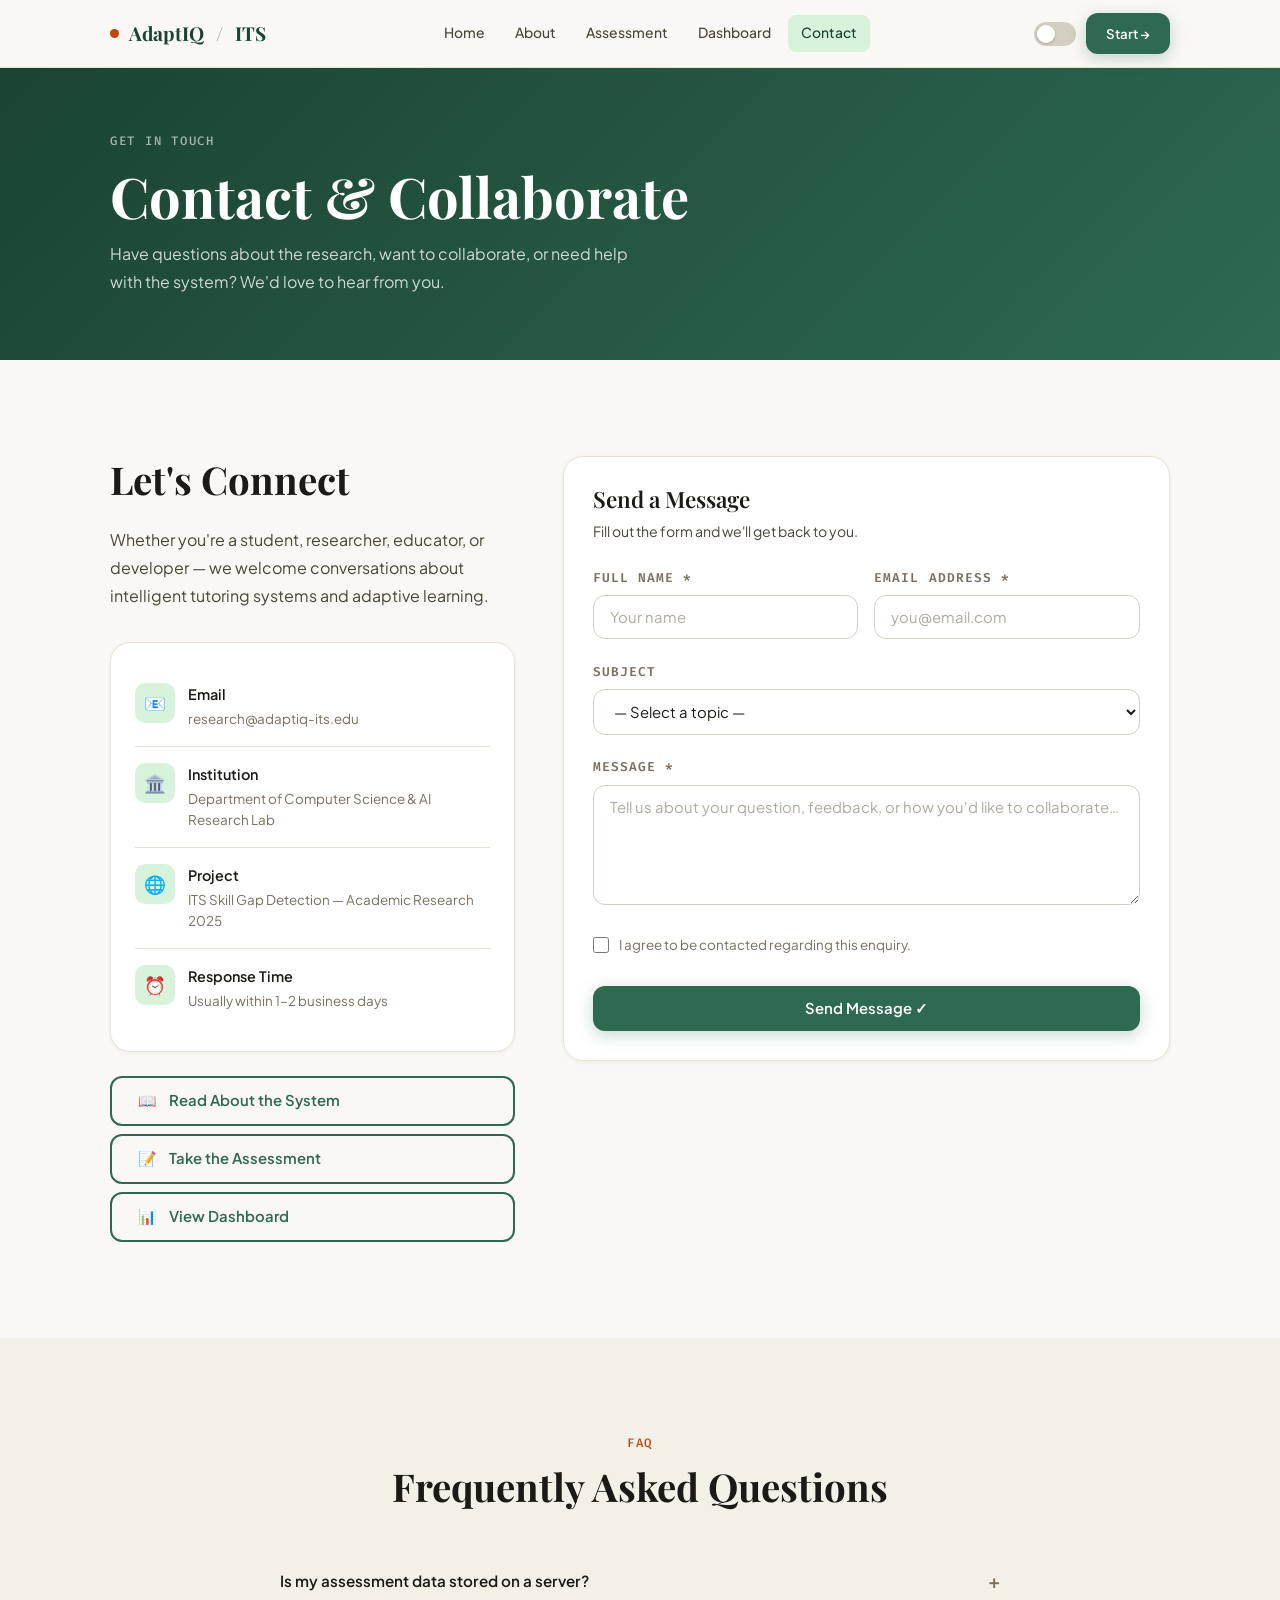
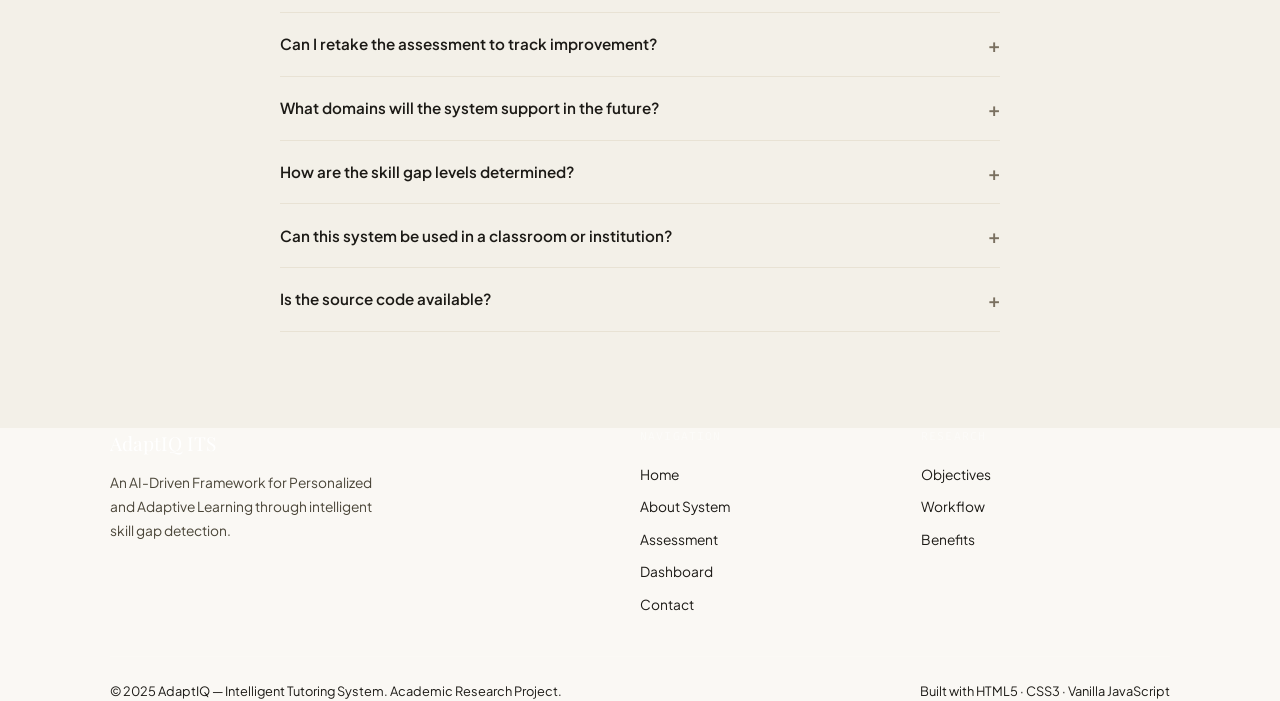
<file: contact.html>
<!DOCTYPE html>
<html lang="en">
<head>
<meta charset="UTF-8">
<meta name="viewport" content="width=device-width, initial-scale=1.0">
<title>Contact — AdaptIQ ITS</title>
<link rel="stylesheet" href="style.css">
</head>
<body>

<nav class="navbar">
  <div class="container">
    <a href="index.html" class="nav-brand"><div class="nav-brand-dot"></div>AdaptIQ <span style="font-weight:300;opacity:.5;margin:0 2px">/</span> ITS</a>
    <div class="nav-links">
      <a href="index.html">Home</a><a href="about.html">About</a>
      <a href="assessment.html">Assessment</a><a href="dashboard.html">Dashboard</a>
      <a href="contact.html">Contact</a>
    </div>
    <div class="nav-actions">
      <button class="dark-toggle" aria-label="Toggle dark mode"></button>
      <a href="assessment.html" class="btn btn-primary btn-sm">Start →</a>
      <button class="hamburger" aria-label="Open menu"><span></span><span></span><span></span></button>
    </div>
  </div>
</nav>
<div class="mobile-menu"><button class="mobile-close">✕ Close</button>
  <a href="index.html">🏠 Home</a><a href="about.html">📖 About</a>
  <a href="assessment.html">📝 Assessment</a><a href="dashboard.html">📊 Dashboard</a>
  <a href="contact.html">✉️ Contact</a>
</div>

<!-- HEADER -->
<div style="background:linear-gradient(135deg,var(--forest-dark),var(--forest));padding:4rem 0">
  <div class="container">
    <div class="section-eyebrow fade-up" style="color:rgba(255,255,255,.6)">Get In Touch</div>
    <h1 class="fade-up delay-1" style="color:#fff;margin-bottom:.7rem">Contact & Collaborate</h1>
    <p class="fade-up delay-2" style="color:rgba(255,255,255,.78);font-size:1rem;max-width:520px">Have questions about the research, want to collaborate, or need help with the system? We'd love to hear from you.</p>
  </div>
</div>

<!-- MAIN -->
<section class="section">
  <div class="container">
    <div class="contact-grid">

      <!-- LEFT: Contact info -->
      <div class="fade-up">
        <h2 style="margin-bottom:1.5rem">Let's Connect</h2>
        <p style="margin-bottom:2rem">Whether you're a student, researcher, educator, or developer — we welcome conversations about intelligent tutoring systems and adaptive learning.</p>

        <div class="card" style="margin-bottom:1.5rem;padding:1.5rem">
          <div class="ci-item">
            <div class="ci-icon">📧</div>
            <div>
              <div class="ci-title">Email</div>
              <div class="ci-val">research@adaptiq-its.edu</div>
            </div>
          </div>
          <div class="ci-item">
            <div class="ci-icon">🏛️</div>
            <div>
              <div class="ci-title">Institution</div>
              <div class="ci-val">Department of Computer Science & AI Research Lab</div>
            </div>
          </div>
          <div class="ci-item">
            <div class="ci-icon">🌐</div>
            <div>
              <div class="ci-title">Project</div>
              <div class="ci-val">ITS Skill Gap Detection — Academic Research 2025</div>
            </div>
          </div>
          <div class="ci-item">
            <div class="ci-icon">⏰</div>
            <div>
              <div class="ci-title">Response Time</div>
              <div class="ci-val">Usually within 1–2 business days</div>
            </div>
          </div>
        </div>

        <!-- Quick links -->
        <div style="display:flex;flex-direction:column;gap:8px">
          <a href="about.html" class="btn btn-outline" style="justify-content:flex-start;gap:12px">
            <span>📖</span> Read About the System
          </a>
          <a href="assessment.html" class="btn btn-outline" style="justify-content:flex-start;gap:12px">
            <span>📝</span> Take the Assessment
          </a>
          <a href="dashboard.html" class="btn btn-outline" style="justify-content:flex-start;gap:12px">
            <span>📊</span> View Dashboard
          </a>
        </div>
      </div>

      <!-- RIGHT: Contact form -->
      <div class="fade-up delay-2">
        <div class="card">
          <h3 style="margin-bottom:.4rem">Send a Message</h3>
          <p style="font-size:.88rem;margin-bottom:1.5rem">Fill out the form and we'll get back to you.</p>

          <form id="contactForm">
            <div class="form-row">
              <div class="form-group">
                <label class="form-label" for="cName">Full Name *</label>
                <input type="text" class="form-control" id="cName" placeholder="Your name">
                <div class="field-error" id="errName">Please enter your full name.</div>
              </div>
              <div class="form-group">
                <label class="form-label" for="cEmail">Email Address *</label>
                <input type="email" class="form-control" id="cEmail" placeholder="you@email.com">
                <div class="field-error" id="errEmail">Please enter a valid email address.</div>
              </div>
            </div>
            <div class="form-group">
              <label class="form-label" for="cSubject">Subject</label>
              <select class="form-control" id="cSubject">
                <option value="">— Select a topic —</option>
                <option>Research Collaboration</option>
                <option>Assessment Feedback</option>
                <option>Technical Issue</option>
                <option>Feature Request</option>
                <option>Academic Enquiry</option>
                <option>General Question</option>
              </select>
            </div>
            <div class="form-group">
              <label class="form-label" for="cMessage">Message *</label>
              <textarea class="form-control" id="cMessage" placeholder="Tell us about your question, feedback, or how you'd like to collaborate…" rows="5"></textarea>
              <div class="field-error" id="errMessage">Please write a message (at least 10 characters).</div>
            </div>
            <div class="form-group" style="display:flex;align-items:center;gap:10px">
              <input type="checkbox" id="cConsent" style="width:16px;height:16px;accent-color:var(--forest)">
              <label for="cConsent" style="font-size:.84rem;color:var(--muted);cursor:pointer">I agree to be contacted regarding this enquiry.</label>
            </div>
            <div class="field-error" id="errConsent">Please confirm your consent.</div>
            <button type="submit" class="btn btn-primary" style="width:100%;margin-top:.5rem">Send Message ✓</button>
          </form>

          <!-- Success state -->
          <div id="formSuccess" class="form-success">
            <div class="success-icon">🎉</div>
            <h3 style="margin-bottom:.5rem">Message Sent!</h3>
            <p style="font-size:.9rem;margin-bottom:1.5rem">Thank you for reaching out. We'll reply within 1–2 business days.</p>
            <button class="btn btn-outline" onclick="resetForm()">Send Another Message</button>
          </div>
        </div>
      </div>
    </div>
  </div>
</section>

<!-- FAQ -->
<section class="section section-alt">
  <div class="container">
    <div style="text-align:center;margin-bottom:2.5rem">
      <div class="section-eyebrow">FAQ</div>
      <h2>Frequently Asked Questions</h2>
    </div>
    <div style="max-width:720px;margin:0 auto">
      <div class="faq-item fade-up delay-1">
        <div class="faq-q">
          <span>Is my assessment data stored on a server?</span>
          <span class="faq-icon">+</span>
        </div>
        <div class="faq-a">No — all data (profile, quiz answers, results) is stored exclusively in your browser's localStorage. Nothing is sent to any server. Clearing your browser data will remove your results.</div>
      </div>
      <div class="faq-item fade-up delay-2">
        <div class="faq-q">
          <span>Can I retake the assessment to track improvement?</span>
          <span class="faq-icon">+</span>
        </div>
        <div class="faq-a">Yes! You can retake the assessment as many times as you like. Each retake overwrites the previous result. We recommend studying your weak topics for at least 2 weeks before retaking to see measurable improvement.</div>
      </div>
      <div class="faq-item fade-up delay-3">
        <div class="faq-q">
          <span>What domains will the system support in the future?</span>
          <span class="faq-icon">+</span>
        </div>
        <div class="faq-a">The current assessment covers Computer Science fundamentals (programming, data structures, algorithms, problem solving, logical reasoning). Future versions aim to add domain-specific question banks for Data Science, AI/ML, Web Development, and Mathematics.</div>
      </div>
      <div class="faq-item fade-up delay-4">
        <div class="faq-q">
          <span>How are the skill gap levels determined?</span>
          <span class="faq-icon">+</span>
        </div>
        <div class="faq-a">Each topic category is scored independently. Strong = ≥70% correct in that category, Moderate = 45–69%, Weak = &lt;45%. These thresholds are based on standard educational mastery criteria. The recommendation engine then prioritises the weakest categories first.</div>
      </div>
      <div class="faq-item fade-up delay-5">
        <div class="faq-q">
          <span>Can this system be used in a classroom or institution?</span>
          <span class="faq-icon">+</span>
        </div>
        <div class="faq-a">The current version is a research prototype. We welcome collaboration with educators and institutions interested in deploying or extending the system. Please contact us via the form above to discuss classroom integration or licensing.</div>
      </div>
      <div class="faq-item fade-up delay-5">
        <div class="faq-q">
          <span>Is the source code available?</span>
          <span class="faq-icon">+</span>
        </div>
        <div class="faq-a">The system is built entirely with HTML5, CSS3, and Vanilla JavaScript — no frameworks or libraries. The code is open for academic review and collaboration. Contact us if you'd like access to the full source repository.</div>
      </div>
    </div>
  </div>
</section>

<footer>
  <div class="container">
    <div class="footer-grid">
      <div>
        <div class="footer-brand">AdaptIQ ITS</div>
        <p style="font-size:.86rem;max-width:280px;margin-bottom:1rem">An AI-Driven Framework for Personalized and Adaptive Learning through intelligent skill gap detection.</p>
      </div>
      <div>
        <div class="footer-heading">Navigation</div>
        <ul class="footer-links">
          <li><a href="index.html">Home</a></li>
          <li><a href="about.html">About System</a></li>
          <li><a href="assessment.html">Assessment</a></li>
          <li><a href="dashboard.html">Dashboard</a></li>
          <li><a href="contact.html">Contact</a></li>
        </ul>
      </div>
      <div>
        <div class="footer-heading">Research</div>
        <ul class="footer-links">
          <li><a href="about.html#objectives">Objectives</a></li>
          <li><a href="about.html#workflow">Workflow</a></li>
          <li><a href="about.html#benefits">Benefits</a></li>
        </ul>
      </div>
    </div>
    <div class="footer-bottom">
      <span>© 2025 AdaptIQ — Intelligent Tutoring System. Academic Research Project.</span>
      <span>Built with HTML5 · CSS3 · Vanilla JavaScript</span>
    </div>
  </div>
</footer>

<div id="toast"></div>
<script src="script.js"></script>
<script>
function resetForm() {
  document.getElementById('contactForm').reset();
  document.getElementById('contactForm').style.display = 'block';
  document.getElementById('formSuccess').classList.remove('show');
}

// Consent validation
document.addEventListener('DOMContentLoaded', () => {
  const form = document.getElementById('contactForm');
  form?.addEventListener('submit', e => {
    const consent = document.getElementById('cConsent');
    const err = document.getElementById('errConsent');
    if (!consent?.checked) {
      e.stopImmediatePropagation();
      err?.classList.add('show');
    } else {
      err?.classList.remove('show');
    }
  }, false); // fires before script.js handler
});
</script>
</body>
</html>
</file>
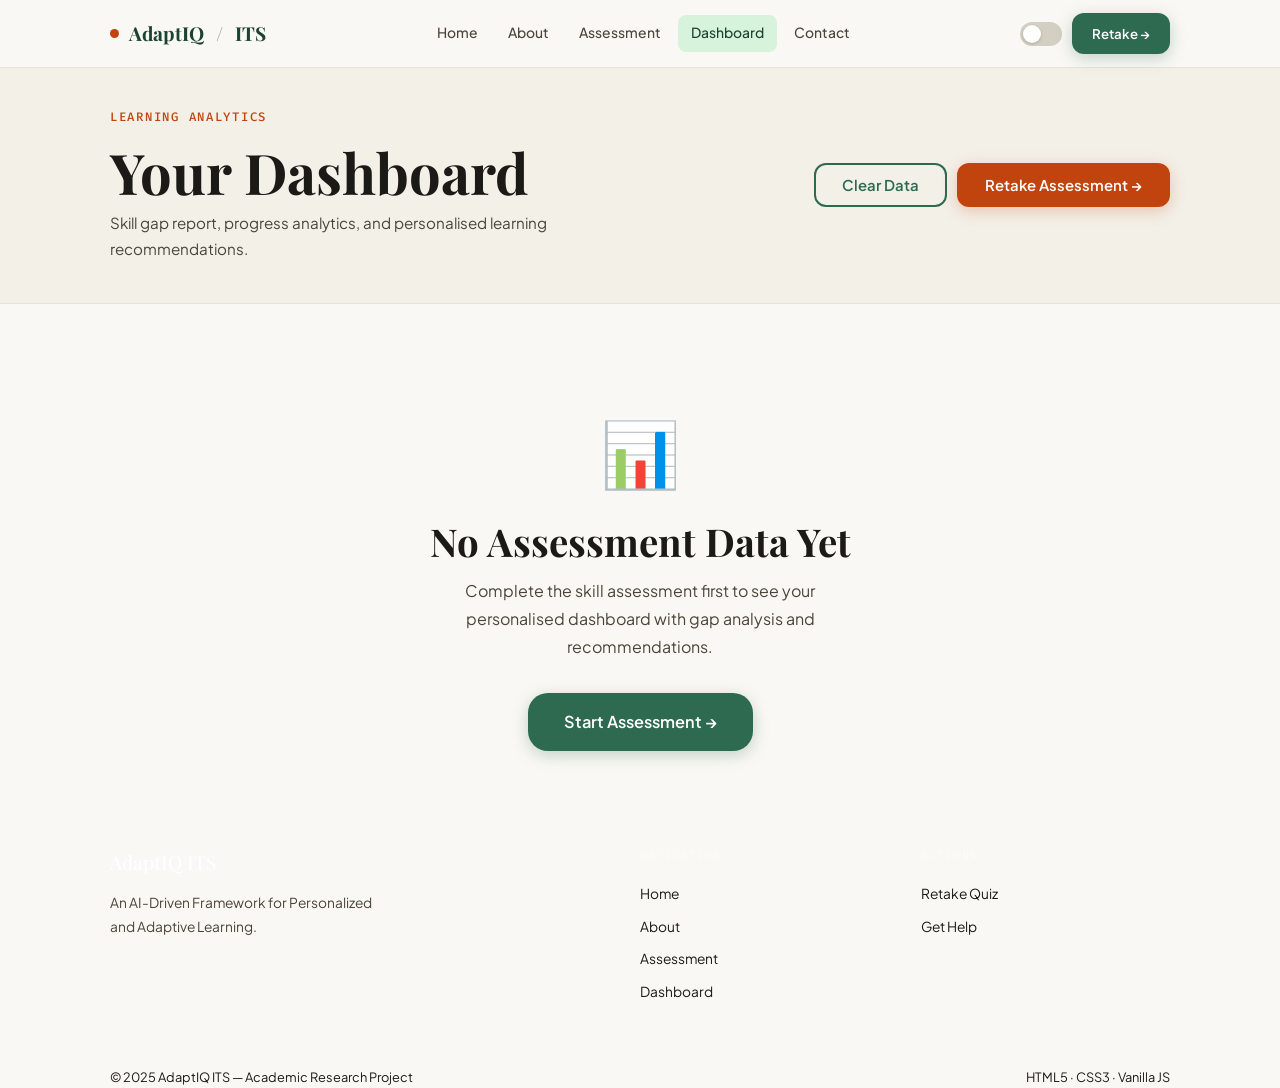
<file: dashboard.html>
<!DOCTYPE html>
<html lang="en">
<head>
<meta charset="UTF-8">
<meta name="viewport" content="width=device-width, initial-scale=1.0">
<title>Dashboard — AdaptIQ ITS</title>
<link rel="stylesheet" href="style.css">
<style>
  #noDataMsg { display: none; }
</style>
</head>
<body>

<nav class="navbar">
  <div class="container">
    <a href="index.html" class="nav-brand"><div class="nav-brand-dot"></div>AdaptIQ <span style="font-weight:300;opacity:.5;margin:0 2px">/</span> ITS</a>
    <div class="nav-links">
      <a href="index.html">Home</a><a href="about.html">About</a>
      <a href="assessment.html">Assessment</a><a href="dashboard.html">Dashboard</a>
      <a href="contact.html">Contact</a>
    </div>
    <div class="nav-actions">
      <button class="dark-toggle" aria-label="Toggle dark mode"></button>
      <a href="assessment.html" class="btn btn-primary btn-sm">Retake →</a>
      <button class="hamburger" aria-label="Open menu"><span></span><span></span><span></span></button>
    </div>
  </div>
</nav>
<div class="mobile-menu"><button class="mobile-close">✕ Close</button>
  <a href="index.html">🏠 Home</a><a href="about.html">📖 About</a>
  <a href="assessment.html">📝 Assessment</a><a href="dashboard.html">📊 Dashboard</a>
  <a href="contact.html">✉️ Contact</a>
</div>

<!-- HEADER -->
<div style="background:var(--bg-alt);border-bottom:1px solid var(--border);padding:2.5rem 0">
  <div class="container">
    <div style="display:flex;align-items:center;justify-content:space-between;flex-wrap:wrap;gap:1rem">
      <div>
        <div class="section-eyebrow fade-up">Learning Analytics</div>
        <h1 class="fade-up delay-1">Your Dashboard</h1>
        <p class="fade-up delay-2" style="font-size:.95rem;max-width:500px;margin-top:.3rem">Skill gap report, progress analytics, and personalised learning recommendations.</p>
      </div>
      <div class="fade-up delay-2" style="display:flex;gap:10px;flex-wrap:wrap">
        <button class="btn btn-outline" onclick="clearResults()" id="clearBtn">Clear Data</button>
        <button class="btn btn-sienna" id="retakeBtn">Retake Assessment →</button>
      </div>
    </div>
  </div>
</div>

<!-- NO DATA STATE -->
<div id="noDataMsg">
  <div class="container section" style="text-align:center">
    <div style="font-size:4rem;margin-bottom:1rem">📊</div>
    <h2>No Assessment Data Yet</h2>
    <p style="max-width:440px;margin:.8rem auto 2rem">Complete the skill assessment first to see your personalised dashboard with gap analysis and recommendations.</p>
    <a href="assessment.html" class="btn btn-primary btn-lg">Start Assessment →</a>
  </div>
</div>

<!-- DASHBOARD CONTENT -->
<div id="dashContent">
  <section style="padding:2rem 0 5rem">
    <div class="container">
      <div class="dash-grid">

        <!-- SIDEBAR -->
        <div class="dash-sidebar">

          <!-- Profile card -->
          <div class="card" style="text-align:center;margin-bottom:1.2rem">
            <div class="profile-avatar" id="dashAvatar" style="margin:0 auto .8rem">🎓</div>
            <div style="font-family:var(--font-head);font-size:1.1rem;font-weight:600;margin-bottom:3px" id="dashName">—</div>
            <div style="font-size:.82rem;color:var(--muted)" id="dashEmail">—</div>
            <div class="divider"></div>
            <div style="display:flex;flex-direction:column;gap:7px;text-align:left">
              <div style="display:flex;justify-content:space-between;font-size:.85rem">
                <span style="color:var(--muted)">Domain</span>
                <span style="font-weight:600;font-size:.83rem" id="dashDomain">—</span>
              </div>
              <div style="display:flex;justify-content:space-between;font-size:.85rem">
                <span style="color:var(--muted)">Level</span>
                <span style="font-weight:600;font-size:.83rem" id="dashLevel">—</span>
              </div>
              <div style="display:flex;justify-content:space-between;font-size:.85rem">
                <span style="color:var(--muted)">Date</span>
                <span style="font-weight:600;font-size:.83rem" id="assessmentDate">—</span>
              </div>
            </div>
          </div>

          <!-- Score ring -->
          <div class="card" style="margin-bottom:1.2rem">
            <div class="score-ring-wrap">
              <svg class="score-ring-svg" viewBox="0 0 120 120">
                <circle class="score-ring-bg" cx="60" cy="60" r="54"/>
                <circle class="score-ring-fill" id="scoreRingFill" cx="60" cy="60" r="54"/>
              </svg>
              <div class="score-ring-val" id="dashScoreVal">—</div>
              <div style="font-size:.8rem;color:var(--muted);text-align:center;margin-top:4px" id="dashScoreLabel">Overall Score</div>
            </div>
          </div>

          <!-- Quick stats -->
          <div class="stat-grid">
            <div class="stat-box">
              <div class="stat-val" id="statCorrect" style="color:var(--forest)">—</div>
              <div class="stat-lbl">Correct</div>
            </div>
            <div class="stat-box">
              <div class="stat-val" id="statWrong" style="color:var(--sienna)">—</div>
              <div class="stat-lbl">Incorrect</div>
            </div>
            <div class="stat-box" style="grid-column:1/-1">
              <div class="stat-val" id="statPct">—</div>
              <div class="stat-lbl">Score Percentage</div>
            </div>
          </div>

        </div>

        <!-- MAIN DASHBOARD -->
        <div>

          <!-- Skill Analysis -->
          <div class="card fade-up" style="margin-bottom:1.5rem">
            <div style="display:flex;align-items:center;justify-content:space-between;flex-wrap:wrap;gap:.8rem;margin-bottom:1.5rem">
              <div>
                <h3>🔍 Skill Gap Analysis</h3>
                <p style="font-size:.86rem;margin-top:3px">Your mastery level across assessed topics</p>
              </div>
              <div style="display:flex;gap:8px;flex-wrap:wrap">
                <span class="skill-level sl-strong">● Strong ≥70%</span>
                <span class="skill-level sl-moderate">● Moderate 45–69%</span>
                <span class="skill-level sl-weak">● Weak &lt;45%</span>
              </div>
            </div>
            <div id="dashSkillAnalysis">
              <!-- Populated by JS -->
            </div>
          </div>

          <!-- Gap Report -->
          <div class="card fade-up delay-1" style="margin-bottom:1.5rem">
            <h3 style="margin-bottom:1.2rem">📋 Skill Gap Report</h3>
            <div id="gapReport"></div>
          </div>

          <!-- Recommendations -->
          <div class="card fade-up delay-2" style="margin-bottom:1.5rem">
            <div style="display:flex;align-items:center;justify-content:space-between;flex-wrap:wrap;gap:.8rem;margin-bottom:1.5rem">
              <div>
                <h3>🗺️ Personalised Learning Path</h3>
                <p style="font-size:.86rem;margin-top:3px">Topics ordered by priority — address your weakest areas first</p>
              </div>
              <span class="badge badge-orange">AI Recommended</span>
            </div>
            <div id="dashRecs"></div>
          </div>

          <!-- Improvement tips -->
          <div class="card fade-up delay-3">
            <h3 style="margin-bottom:1.2rem">💡 Study Strategy Tips</h3>
            <div style="display:grid;grid-template-columns:repeat(auto-fit,minmax(200px,1fr));gap:1rem">
              <div style="padding:1rem;background:var(--bg-alt);border-radius:var(--radius);border:1px solid var(--border)">
                <div style="font-size:1.3rem;margin-bottom:.4rem">🔄</div>
                <h4 style="font-size:.9rem;margin-bottom:.3rem">Spaced Repetition</h4>
                <p style="font-size:.8rem">Review weak topics at increasing intervals: 1 day → 3 days → 1 week → 2 weeks.</p>
              </div>
              <div style="padding:1rem;background:var(--bg-alt);border-radius:var(--radius);border:1px solid var(--border)">
                <div style="font-size:1.3rem;margin-bottom:.4rem">🏗️</div>
                <h4 style="font-size:.9rem;margin-bottom:.3rem">Build to Learn</h4>
                <p style="font-size:.8rem">Implement each data structure and algorithm from scratch before using library functions.</p>
              </div>
              <div style="padding:1rem;background:var(--bg-alt);border-radius:var(--radius);border:1px solid var(--border)">
                <div style="font-size:1.3rem;margin-bottom:.4rem">📐</div>
                <h4 style="font-size:.9rem;margin-bottom:.3rem">Draw It Out</h4>
                <p style="font-size:.8rem">Visualise algorithms and data structures by drawing them on paper before coding.</p>
              </div>
              <div style="padding:1rem;background:var(--bg-alt);border-radius:var(--radius);border:1px solid var(--border)">
                <div style="font-size:1.3rem;margin-bottom:.4rem">🔁</div>
                <h4 style="font-size:.9rem;margin-bottom:.3rem">Retake & Track</h4>
                <p style="font-size:.8rem">Retake this assessment after 2 weeks of study to measure your skill gap closure.</p>
              </div>
            </div>
            <div style="margin-top:1.5rem;text-align:center">
              <button class="btn btn-primary" id="retakeBtn2" onclick="window.location.href='assessment.html'">Retake Assessment →</button>
            </div>
          </div>

        </div><!-- end main -->
      </div><!-- end grid -->
    </div>
  </section>
</div><!-- end dashContent -->

<footer>
  <div class="container">
    <div class="footer-grid">
      <div><div class="footer-brand">AdaptIQ ITS</div>
        <p style="font-size:.86rem;max-width:280px">An AI-Driven Framework for Personalized and Adaptive Learning.</p></div>
      <div><div class="footer-heading">Navigation</div>
        <ul class="footer-links">
          <li><a href="index.html">Home</a></li><li><a href="about.html">About</a></li>
          <li><a href="assessment.html">Assessment</a></li><li><a href="dashboard.html">Dashboard</a></li>
        </ul></div>
      <div><div class="footer-heading">Actions</div>
        <ul class="footer-links">
          <li><a href="assessment.html">Retake Quiz</a></li>
          <li><a href="contact.html">Get Help</a></li>
        </ul></div>
    </div>
    <div class="footer-bottom">
      <span>© 2025 AdaptIQ ITS — Academic Research Project</span>
      <span>HTML5 · CSS3 · Vanilla JS</span>
    </div>
  </div>
</footer>

<div id="toast"></div>
<script src="script.js"></script>
<script>
function clearResults() {
  if (confirm('Clear all assessment data? This cannot be undone.')) {
    localStorage.removeItem('adaptiq_result');
    localStorage.removeItem('adaptiq_profile');
    showToast('Data cleared. Redirecting…');
    setTimeout(() => window.location.href = 'assessment.html', 1200);
  }
}

// Additional: build gap report card
document.addEventListener('DOMContentLoaded', () => {
  setTimeout(() => {
    const result = (() => { try { return JSON.parse(localStorage.getItem('adaptiq_result')); } catch { return null; } })();
    if (!result) return;

    const gapEl = document.getElementById('gapReport');
    if (!gapEl) return;

    const levels = { Strong: [], Moderate: [], Weak: [] };
    Object.entries(result.topicScores || {}).forEach(([t, d]) => {
      const pct = Math.round(d.correct / d.total * 100);
      if (pct >= 70) levels.Strong.push({ t, pct });
      else if (pct >= 45) levels.Moderate.push({ t, pct });
      else levels.Weak.push({ t, pct });
    });

    let html = '';

    if (levels.Weak.length > 0) {
      html += `<div style="margin-bottom:1.2rem">
        <div style="display:flex;align-items:center;gap:8px;margin-bottom:.6rem">
          <div style="width:10px;height:10px;background:var(--sienna);border-radius:50%;box-shadow:0 0 6px var(--sienna)"></div>
          <strong style="font-size:.85rem;color:var(--sienna)">Critical Gaps — Immediate Action Required</strong>
        </div>`;
      levels.Weak.forEach(({t, pct}) => {
        html += `<div style="padding:10px 14px;background:var(--sienna-pale);border-radius:var(--radius);border:1px solid rgba(193,68,14,.25);margin-bottom:6px;display:flex;justify-content:space-between;align-items:center;flex-wrap:wrap;gap:.5rem">
          <span style="font-size:.9rem;font-weight:500">${t}</span>
          <div style="display:flex;align-items:center;gap:8px">
            <span style="font-family:var(--font-mono);font-size:.82rem;color:var(--sienna)">${pct}% mastery</span>
            <span class="skill-level sl-weak">Weak</span>
          </div>
        </div>`;
      });
      html += '</div>';
    }

    if (levels.Moderate.length > 0) {
      html += `<div style="margin-bottom:1.2rem">
        <div style="display:flex;align-items:center;gap:8px;margin-bottom:.6rem">
          <div style="width:10px;height:10px;background:var(--amber);border-radius:50%;box-shadow:0 0 6px var(--amber)"></div>
          <strong style="font-size:.85rem;color:#7a5a00">Moderate Gaps — Targeted Practice Needed</strong>
        </div>`;
      levels.Moderate.forEach(({t, pct}) => {
        html += `<div style="padding:10px 14px;background:var(--amber-pale);border-radius:var(--radius);border:1px solid rgba(233,167,42,.3);margin-bottom:6px;display:flex;justify-content:space-between;align-items:center;flex-wrap:wrap;gap:.5rem">
          <span style="font-size:.9rem;font-weight:500">${t}</span>
          <div style="display:flex;align-items:center;gap:8px">
            <span style="font-family:var(--font-mono);font-size:.82rem;color:#7a5a00">${pct}% mastery</span>
            <span class="skill-level sl-moderate">Moderate</span>
          </div>
        </div>`;
      });
      html += '</div>';
    }

    if (levels.Strong.length > 0) {
      html += `<div>
        <div style="display:flex;align-items:center;gap:8px;margin-bottom:.6rem">
          <div style="width:10px;height:10px;background:var(--forest);border-radius:50%;box-shadow:0 0 6px var(--forest)"></div>
          <strong style="font-size:.85rem;color:var(--forest-dark)">Strong Areas — Keep Reinforcing</strong>
        </div>`;
      levels.Strong.forEach(({t, pct}) => {
        html += `<div style="padding:10px 14px;background:var(--forest-pale);border-radius:var(--radius);border:1px solid rgba(82,183,136,.3);margin-bottom:6px;display:flex;justify-content:space-between;align-items:center;flex-wrap:wrap;gap:.5rem">
          <span style="font-size:.9rem;font-weight:500">${t}</span>
          <div style="display:flex;align-items:center;gap:8px">
            <span style="font-family:var(--font-mono);font-size:.82rem;color:var(--forest-dark)">${pct}% mastery</span>
            <span class="skill-level sl-strong">Strong</span>
          </div>
        </div>`;
      });
      html += '</div>';
    }

    if (html === '') {
      html = '<p style="color:var(--muted);font-size:.9rem">Complete the assessment to generate your gap report.</p>';
    }

    gapEl.innerHTML = html;
  }, 500);
});
</script>
</body>
</html>
</file>
<file: style.css>
@import url('https://fonts.googleapis.com/css2?family=Playfair+Display:ital,wght@0,400;0,600;0,700;0,800;1,400;1,600&family=Plus+Jakarta+Sans:wght@300;400;500;600;700&family=Fira+Code:wght@400;500&display=swap');

:root {
  --bg:          #faf8f4;
  --bg-alt:      #f3f0e8;
  --surface:     #ffffff;
  --surface-2:   #f7f5f0;
  --border:      #e8e2d4;
  --border-2:    #d4cfc3;
  --forest:      #2d6a4f;
  --forest-dark: #1b4332;
  --forest-light:#52b788;
  --forest-pale: #d8f3dc;
  --sienna:      #c1440e;
  --sienna-light:#f4a261;
  --sienna-pale: #fde8dc;
  --amber:       #e9a72a;
  --amber-pale:  #fef3cd;
  --muted:       #7a7060;
  --text:        #1c1a16;
  --text-2:      #4a4538;
  --radius:      12px;
  --radius-lg:   20px;
  --shadow-sm:   0 1px 4px rgba(45,106,79,0.08);
  --shadow:      0 4px 20px rgba(45,106,79,0.10);
  --shadow-lg:   0 12px 48px rgba(45,106,79,0.14);
  --font-head:  'Playfair Display', Georgia, serif;
  --font-body:  'Plus Jakarta Sans', sans-serif;
  --font-mono:  'Fira Code', monospace;
  --nav-h: 68px;
}
[data-theme="dark"] {
  --bg:          #131210;
  --bg-alt:      #1a1815;
  --surface:     #1f1d19;
  --surface-2:   #252320;
  --border:      #2e2b24;
  --border-2:    #3a3730;
  --forest:      #52b788;
  --forest-dark: #74c69d;
  --forest-light:#95d5b2;
  --forest-pale: #1b3a2d;
  --sienna:      #f4a261;
  --sienna-light:#ffb993;
  --sienna-pale: #3a1f10;
  --amber:       #ffd166;
  --amber-pale:  #2a2010;
  --muted:       #8a8070;
  --text:        #f0ece3;
  --text-2:      #c4bead;
}
*,*::before,*::after{box-sizing:border-box;margin:0;padding:0}
html{scroll-behavior:smooth}
body{font-family:var(--font-body);background:var(--bg);color:var(--text);line-height:1.6;transition:background .3s,color .3s;overflow-x:hidden}
a{color:inherit;text-decoration:none}
img{max-width:100%}
button{cursor:pointer;font-family:var(--font-body)}
input,select,textarea{font-family:var(--font-body)}
ul{list-style:none}
h1,h2,h3,h4{font-family:var(--font-head);line-height:1.2;color:var(--text)}
h1{font-size:clamp(2.2rem,5vw,3.5rem);font-weight:700}
h2{font-size:clamp(1.6rem,3.5vw,2.4rem);font-weight:700}
h3{font-size:clamp(1.1rem,2.5vw,1.4rem);font-weight:600}
p{color:var(--text-2);line-height:1.75}

.container{max-width:1140px;margin:0 auto;padding:0 clamp(1rem,5vw,2.5rem)}
.section{padding:clamp(3rem,8vw,6rem) 0}
.section-alt{background:var(--bg-alt)}

/* Animations */
@keyframes fadeUp{from{opacity:0;transform:translateY(24px)}to{opacity:1;transform:translateY(0)}}
@keyframes fadeIn{from{opacity:0}to{opacity:1}}
@keyframes pulse{0%,100%{transform:scale(1)}50%{transform:scale(1.04)}}
@keyframes spin{to{transform:rotate(360deg)}}
@keyframes fillBar{from{width:0}}
@keyframes float{0%,100%{transform:translateY(0)}50%{transform:translateY(-10px)}}
.fade-up{animation:fadeUp .6s cubic-bezier(.22,1,.36,1) both}
.delay-1{animation-delay:.1s}.delay-2{animation-delay:.2s}.delay-3{animation-delay:.3s}
.delay-4{animation-delay:.4s}.delay-5{animation-delay:.5s}.delay-6{animation-delay:.6s}

/* ─── NAVBAR ─────────────────────────────── */
.navbar{position:sticky;top:0;z-index:200;height:var(--nav-h);background:rgba(250,248,244,.92);backdrop-filter:blur(16px);border-bottom:1px solid var(--border);display:flex;align-items:center;transition:background .3s}
[data-theme="dark"] .navbar{background:rgba(19,18,16,.92)}
.navbar .container{display:flex;align-items:center;justify-content:space-between;width:100%}
.nav-brand{display:flex;align-items:center;gap:10px;font-family:var(--font-head);font-size:1.2rem;font-weight:700;color:var(--forest-dark)}
[data-theme="dark"] .nav-brand{color:var(--forest)}
.nav-brand-dot{width:9px;height:9px;background:var(--sienna);border-radius:50%;animation:pulse 2.5s ease-in-out infinite}
.nav-links{display:flex;align-items:center;gap:4px}
.nav-links a{padding:7px 13px;border-radius:8px;font-size:.87rem;font-weight:500;color:var(--text-2);transition:all .2s}
.nav-links a:hover,.nav-links a.active{background:var(--forest-pale);color:var(--forest-dark)}
[data-theme="dark"] .nav-links a:hover,[data-theme="dark"] .nav-links a.active{background:rgba(82,183,136,.15);color:var(--forest)}
.nav-actions{display:flex;align-items:center;gap:10px}
.dark-toggle{width:42px;height:24px;background:var(--border-2);border-radius:99px;border:none;position:relative;transition:background .3s;flex-shrink:0;display:flex;align-items:center}
.dark-toggle::after{content:'';position:absolute;top:3px;left:3px;width:18px;height:18px;background:var(--surface);border-radius:50%;transition:transform .3s;box-shadow:0 1px 3px rgba(0,0,0,.2)}
[data-theme="dark"] .dark-toggle{background:var(--forest)}
[data-theme="dark"] .dark-toggle::after{transform:translateX(18px)}
.hamburger{display:none;flex-direction:column;gap:5px;background:none;border:none;padding:6px}
.hamburger span{display:block;width:22px;height:2px;background:var(--text);border-radius:99px;transition:all .3s}
.mobile-menu{display:none;position:fixed;inset:0;z-index:199;background:var(--surface);padding:calc(var(--nav-h) + 1rem) 1.5rem 2rem;flex-direction:column;gap:8px}
.mobile-menu.open{display:flex;animation:fadeIn .25s ease}
.mobile-menu a{padding:14px 16px;border-radius:var(--radius);font-size:1.05rem;font-weight:500;border:1px solid var(--border);transition:all .2s}
.mobile-menu a:hover{background:var(--forest-pale);color:var(--forest-dark)}
.mobile-close{align-self:flex-end;background:none;border:1px solid var(--border);padding:8px 14px;border-radius:var(--radius);font-size:.85rem;margin-bottom:.5rem}

/* ─── BUTTONS ─────────────────────────────── */
.btn{display:inline-flex;align-items:center;justify-content:center;gap:8px;padding:11px 26px;border-radius:var(--radius);font-weight:600;font-size:.93rem;border:2px solid transparent;transition:all .25s;position:relative;overflow:hidden}
.btn-primary{background:var(--forest);color:#fff;box-shadow:0 4px 16px rgba(45,106,79,.28)}
.btn-primary:hover{background:var(--forest-dark);transform:translateY(-2px);box-shadow:0 8px 24px rgba(45,106,79,.36)}
.btn-outline{background:transparent;border-color:var(--forest);color:var(--forest)}
.btn-outline:hover{background:var(--forest-pale)}
.btn-sienna{background:var(--sienna);color:#fff;box-shadow:0 4px 16px rgba(193,68,14,.26)}
.btn-sienna:hover{background:#a33309;transform:translateY(-2px)}
.btn-lg{padding:14px 34px;font-size:1.02rem;border-radius:var(--radius-lg)}
.btn-sm{padding:8px 18px;font-size:.83rem}
.btn:disabled{opacity:.4;cursor:not-allowed;transform:none!important}

/* ─── CARDS ──────────────────────────────── */
.card{background:var(--surface);border:1px solid var(--border);border-radius:var(--radius-lg);padding:1.8rem;box-shadow:var(--shadow-sm);transition:transform .28s,box-shadow .28s,border-color .28s}
.card:hover{transform:translateY(-4px);box-shadow:var(--shadow-lg);border-color:var(--forest-light)}
.card-icon{width:50px;height:50px;border-radius:12px;display:grid;place-items:center;font-size:1.4rem;margin-bottom:.9rem}
.ci-green{background:var(--forest-pale)}.ci-orange{background:var(--sienna-pale)}.ci-amber{background:var(--amber-pale)}.ci-slate{background:#e8edf5}
[data-theme="dark"] .ci-slate{background:#2a2e3a}

/* ─── BADGES ─────────────────────────────── */
.badge{display:inline-flex;align-items:center;gap:5px;padding:4px 12px;border-radius:99px;font-size:.77rem;font-weight:600;letter-spacing:.04em;font-family:var(--font-mono)}
.badge-green{background:var(--forest-pale);color:var(--forest-dark)}
.badge-orange{background:var(--sienna-pale);color:var(--sienna)}
.badge-amber{background:var(--amber-pale);color:#7a5a00}
[data-theme="dark"] .badge-amber{color:var(--amber)}

/* ─── PROGRESS BARS ──────────────────────*/
.progress-wrap{margin-bottom:.8rem}
.progress-label{display:flex;justify-content:space-between;font-size:.84rem;font-weight:500;margin-bottom:6px;color:var(--text-2)}
.progress-track{height:10px;background:var(--bg-alt);border-radius:99px;overflow:hidden;border:1px solid var(--border)}
.progress-bar{height:100%;border-radius:99px;transition:width 1.2s cubic-bezier(.22,1,.36,1);animation:fillBar 1.2s cubic-bezier(.22,1,.36,1) both}
.pb-green{background:linear-gradient(90deg,var(--forest),var(--forest-light))}
.pb-orange{background:linear-gradient(90deg,var(--sienna),var(--sienna-light))}
.pb-amber{background:linear-gradient(90deg,#c4860a,var(--amber))}

/* ─── FORMS ─────────────────────────────*/
.form-group{margin-bottom:1.4rem}
.form-label{display:block;font-size:.8rem;font-weight:600;text-transform:uppercase;letter-spacing:.08em;color:var(--muted);margin-bottom:7px;font-family:var(--font-mono)}
.form-control{width:100%;padding:12px 16px;background:var(--surface);border:1.5px solid var(--border-2);border-radius:var(--radius);color:var(--text);font-size:.93rem;transition:border-color .25s,box-shadow .25s}
.form-control:focus{outline:none;border-color:var(--forest);box-shadow:0 0 0 3px rgba(45,106,79,.1)}
.form-control::placeholder{color:var(--muted);opacity:.6}
select.form-control option{background:var(--surface)}
textarea.form-control{resize:vertical;min-height:120px}
.field-error{font-size:.8rem;color:var(--sienna);margin-top:5px;display:none}
.field-error.show{display:block}

/* ─── SECTION LABELS ──────────────────────*/
.section-eyebrow{font-family:var(--font-mono);font-size:.77rem;font-weight:500;letter-spacing:.14em;text-transform:uppercase;color:var(--sienna);margin-bottom:10px}
.section-subtitle{font-size:1.02rem;color:var(--muted);max-width:580px;margin-top:.5rem}
.divider{height:1px;background:var(--border);margin:2rem 0}

/* ─── SKILL LEVEL LABELS ──────────────────*/
.skill-level{display:inline-flex;align-items:center;gap:5px;font-size:.8rem;font-weight:600;padding:4px 12px;border-radius:99px}
.sl-strong{background:var(--forest-pale);color:var(--forest-dark)}
.sl-moderate{background:var(--amber-pale);color:#7a5a00}
.sl-weak{background:var(--sienna-pale);color:var(--sienna)}
[data-theme="dark"] .sl-moderate{color:var(--amber)}

/* ─── TOAST ──────────────────────────────── */
#toast{position:fixed;bottom:1.5rem;right:1.5rem;z-index:9999;padding:13px 22px;border-radius:var(--radius);background:var(--forest-dark);color:#fff;font-size:.88rem;font-weight:500;box-shadow:var(--shadow-lg);transform:translateY(80px);opacity:0;transition:all .4s cubic-bezier(.22,1,.36,1);max-width:300px}
#toast.show{transform:translateY(0);opacity:1}
FOOTER */
footer{background:var(--forest-dark);color:rgba(255,255,255,.7);padding:3rem 0 1.5rem}
[data-theme="dark"] footer{background:#0d0f0b}
.footer-grid{display:grid;grid-template-columns:2fr 1fr 1fr;gap:2rem;margin-bottom:2rem}
.footer-brand{font-family:var(--font-head);font-size:1.2rem;color:#fff;margin-bottom:.8rem}
.footer-links li{margin-bottom:7px}
.footer-links a{font-size:.86rem;transition:color .2s}
.footer-links a:hover{color:var(--forest-light)}
.footer-heading{color:rgba(255,255,255,.45);font-size:.72rem;font-family:var(--font-mono);letter-spacing:.1em;text-transform:uppercase;margin-bottom:.9rem}
.footer-bottom{border-top:1px solid rgba(255,255,255,.1);padding-top:1.5rem;display:flex;justify-content:space-between;align-items:center;flex-wrap:wrap;gap:1rem;font-size:.8rem}

/*  HOME PAGE */
.hero{min-height:calc(100vh - var(--nav-h));display:grid;grid-template-columns:1fr 1fr;gap:3rem;align-items:center;padding:4rem 0;position:relative;overflow:hidden}
.hero::before{content:'';position:absolute;top:-180px;right:-180px;width:560px;height:560px;background:radial-gradient(circle,rgba(82,183,136,.10) 0%,transparent 70%);pointer-events:none}
.hero-eyebrow{display:inline-flex;align-items:center;gap:8px;font-family:var(--font-mono);font-size:.78rem;font-weight:500;color:var(--sienna);background:var(--sienna-pale);padding:6px 14px;border-radius:99px;margin-bottom:1.5rem;letter-spacing:.06em;text-transform:uppercase}
.hero-title{margin-bottom:1.1rem}
.hero-title em{color:var(--forest);font-style:italic}
.hero-subtitle{font-size:1.02rem;margin-bottom:2rem;max-width:500px}
.hero-btns{display:flex;gap:12px;flex-wrap:wrap;margin-bottom:2.5rem}
.hero-stats{display:flex;gap:2rem;flex-wrap:wrap}
.hs-val{font-family:var(--font-head);font-size:1.7rem;font-weight:700;color:var(--forest)}
.hs-lbl{font-size:.78rem;color:var(--muted)}
.hero-visual{display:grid;place-items:center;position:relative}
.hero-viz-card{background:var(--surface);border:1px solid var(--border);border-radius:var(--radius-lg);padding:1.8rem;box-shadow:var(--shadow-lg);width:100%;max-width:400px;animation:fadeUp .8s .3s both}
.viz-title{font-size:.82rem;font-weight:600;color:var(--muted);margin-bottom:1.2rem;font-family:var(--font-mono);text-transform:uppercase;letter-spacing:.08em}
.viz-skill{margin-bottom:.9rem}
.viz-skill-name{font-size:.87rem;font-weight:600;margin-bottom:5px}
.features-grid{display:grid;grid-template-columns:repeat(auto-fit,minmax(230px,1fr));gap:1.2rem}
.how-grid{display:grid;grid-template-columns:repeat(auto-fit,minmax(200px,1fr));gap:1.5rem}
.how-step{text-align:center;padding:1.5rem 1rem}
.how-num{width:52px;height:52px;border-radius:50%;background:var(--forest);color:#fff;font-family:var(--font-head);font-size:1.2rem;font-weight:700;display:grid;place-items:center;margin:0 auto 1rem;box-shadow:0 4px 16px rgba(45,106,79,.28)}
.how-step h3{font-size:1rem;margin-bottom:.4rem}
.domains-grid{display:grid;grid-template-columns:repeat(auto-fit,minmax(200px,1fr));gap:1rem}
.domain-card{padding:1.2rem 1.4rem;background:var(--surface);border:1px solid var(--border);border-radius:var(--radius);transition:all .25s;cursor:default}
.domain-card:hover{border-color:var(--forest-light);background:var(--forest-pale);transform:translateY(-3px)}
.domain-card h4{font-size:.95rem;margin-bottom:.3rem}
.domain-card p{font-size:.82rem}

/* ABOUT PAGE */
.about-hero{background:linear-gradient(135deg,var(--forest-dark) 0%,var(--forest) 100%);color:#fff;padding:5rem 0;position:relative;overflow:hidden}
.about-hero::before{content:'';position:absolute;top:-100px;right:-100px;width:400px;height:400px;background:radial-gradient(circle,rgba(255,255,255,.07) 0%,transparent 70%)}
.about-hero h1,.about-hero p{color:#fff}
.about-hero p{opacity:.82;max-width:600px;font-size:1.05rem}
.about-hero .section-eyebrow{color:rgba(255,255,255,.6)}
.info-grid{display:grid;grid-template-columns:1fr 1fr;gap:2rem}
.workflow-steps{display:grid;grid-template-columns:repeat(auto-fit,minmax(160px,1fr));gap:0;position:relative}
.workflow-steps::before{content:'';position:absolute;top:32px;left:12%;width:76%;height:2px;background:var(--border-2);z-index:0}
.wf-step{text-align:center;padding:1.2rem .8rem;position:relative;z-index:1}
.wf-num{width:44px;height:44px;border-radius:50%;background:var(--forest);color:#fff;font-family:var(--font-head);font-size:1rem;font-weight:700;display:grid;place-items:center;margin:0 auto .8rem;box-shadow:0 4px 14px rgba(45,106,79,.28)}
.wf-step h4{font-size:.88rem;margin-bottom:4px}
.wf-step p{font-size:.78rem}
.objectives-list{display:flex;flex-direction:column;gap:10px}
.obj-item{display:flex;align-items:flex-start;gap:12px;padding:13px 16px;background:var(--surface-2, var(--bg-alt));border-radius:var(--radius);border:1px solid var(--border);transition:border-color .25s}
.obj-item:hover{border-color:var(--forest-light)}
.obj-num{width:26px;height:26px;flex-shrink:0;border-radius:6px;background:var(--forest);color:#fff;font-size:.75rem;font-weight:700;display:grid;place-items:center;font-family:var(--font-mono)}
.obj-item p{font-size:.88rem;color:var(--text-2)}
.benefit-card{padding:1.4rem;background:var(--surface);border:1px solid var(--border);border-radius:var(--radius);transition:all .25s}
.benefit-card:hover{border-color:var(--forest-light);transform:translateY(-3px)}

/* ASSESSMENT PAGE */
.assessment-layout{display:grid;grid-template-columns:290px 1fr;gap:2rem;align-items:start}
.assessment-sidebar{position:sticky;top:calc(var(--nav-h) + 1rem)}
.profile-avatar{width:68px;height:68px;border-radius:50%;background:linear-gradient(135deg,var(--forest-pale),var(--sienna-pale));border:3px solid var(--border);display:grid;place-items:center;font-size:1.8rem;margin:0 auto .9rem}
.profile-name{text-align:center;font-family:var(--font-head);font-size:1.05rem;margin-bottom:3px}
.profile-meta{text-align:center;font-size:.8rem;color:var(--muted)}
.quiz-header{display:flex;align-items:center;justify-content:space-between;flex-wrap:wrap;gap:1rem;margin-bottom:1.5rem}
.quiz-q-counter{font-family:var(--font-mono);font-size:.76rem;color:var(--muted);margin-bottom:5px}
.timer-box{display:flex;align-items:center;gap:7px;padding:8px 15px;border-radius:var(--radius);background:var(--bg-alt);border:1px solid var(--border);font-family:var(--font-mono);font-size:.88rem;font-weight:500;white-space:nowrap}
.timer-box.urgent{color:var(--sienna);border-color:rgba(193,68,14,.3);animation:pulse .8s ease-in-out infinite}
.timer-dot{width:7px;height:7px;background:var(--forest);border-radius:50%;animation:pulse 1.5s ease-in-out infinite}
.timer-box.urgent .timer-dot{background:var(--sienna)}
.question-card{animation:fadeUp .4s cubic-bezier(.22,1,.36,1)}
.question-category{font-family:var(--font-mono);font-size:.7rem;color:var(--sienna);text-transform:uppercase;letter-spacing:.1em;margin-bottom:.4rem}
.question-text{font-size:1.06rem;font-weight:500;line-height:1.65;margin-bottom:1.5rem;color:var(--text)}
.options-grid{display:flex;flex-direction:column;gap:9px}
.option-btn{display:flex;align-items:flex-start;gap:11px;padding:13px 17px;background:var(--bg-alt);border:1.5px solid var(--border-2);border-radius:var(--radius);text-align:left;transition:all .22s;cursor:pointer;width:100%;font-size:.93rem;color:var(--text)}
.option-btn:hover:not(:disabled):not(.selected):not(.correct):not(.wrong){border-color:var(--forest-light);background:var(--forest-pale)}
.option-btn.selected{border-color:var(--forest);background:var(--forest-pale);color:var(--forest-dark)}
.option-btn.correct{border-color:var(--forest-light);background:var(--forest-pale)}
.option-btn.wrong{border-color:var(--sienna);background:var(--sienna-pale)}
.option-letter{width:26px;height:26px;flex-shrink:0;border-radius:6px;border:1.5px solid var(--border-2);display:grid;place-items:center;font-family:var(--font-mono);font-size:.73rem;font-weight:600}
.option-btn.selected .option-letter{background:var(--forest);border-color:var(--forest);color:#fff}
.option-btn.correct  .option-letter{background:var(--forest);border-color:var(--forest);color:#fff}
.option-btn.wrong    .option-letter{background:var(--sienna);border-color:var(--sienna);color:#fff}
.quiz-nav{display:flex;justify-content:space-between;align-items:center;margin-top:1.8rem;flex-wrap:wrap;gap:1rem}
.question-dots{display:flex;gap:5px;flex-wrap:wrap}
.q-dot{width:9px;height:9px;border-radius:50%;background:var(--border-2);transition:background .25s}
.q-dot.answered{background:var(--forest)}
.q-dot.current{background:var(--sienna)}
.result-banner{background:linear-gradient(135deg,var(--forest-dark),var(--forest));color:#fff;border-radius:var(--radius-lg);padding:2.5rem;text-align:center;margin-bottom:1.5rem;animation:fadeUp .5s ease}
.result-score{font-family:var(--font-head);font-size:3.5rem;font-weight:800;color:#fff;line-height:1;margin-bottom:.3rem}
.result-label{opacity:.8;font-size:.95rem}

/* DASHBOARD PAGE */
.dash-grid{display:grid;grid-template-columns:270px 1fr;gap:1.5rem;align-items:start}
.dash-sidebar{position:sticky;top:calc(var(--nav-h) + 1rem)}
.score-ring-wrap{text-align:center;padding:1.5rem 0}
.score-ring-svg{width:130px;height:130px;transform:rotate(-90deg);margin:0 auto .8rem;display:block}
.score-ring-bg{fill:none;stroke:var(--border-2);stroke-width:10}
.score-ring-fill{fill:none;stroke:var(--forest);stroke-width:10;stroke-linecap:round;stroke-dasharray:339.3;stroke-dashoffset:339.3;transition:stroke-dashoffset 1.5s cubic-bezier(.22,1,.36,1)}
.score-ring-val{font-family:var(--font-head);font-size:1.5rem;font-weight:700;color:var(--forest);text-align:center}
.rec-item{display:flex;align-items:flex-start;gap:11px;padding:11px 14px;border-radius:var(--radius);border:1px solid var(--border);background:var(--bg-alt);margin-bottom:8px;transition:all .22s}
.rec-item:hover{border-color:var(--forest-light);transform:translateX(4px)}
.rec-num{width:28px;height:28px;flex-shrink:0;border-radius:7px;background:var(--forest-pale);color:var(--forest-dark);font-family:var(--font-mono);font-size:.78rem;font-weight:700;display:grid;place-items:center}
.rec-text{font-size:.88rem;font-weight:500}
.rec-desc{font-size:.78rem;color:var(--muted);margin-top:2px}
.sa-row{display:flex;align-items:center;gap:1rem;padding:.9rem 0;border-bottom:1px solid var(--border)}
.sa-row:last-child{border-bottom:none}
.sa-name{flex:1;font-size:.92rem;font-weight:500}
.sa-bar{flex:2}
.sa-badge{flex-shrink:0}
.stat-grid{display:grid;grid-template-columns:1fr 1fr;gap:1rem;margin-bottom:1.5rem}
.stat-box{padding:1.2rem;background:var(--bg-alt);border-radius:var(--radius);border:1px solid var(--border);text-align:center}
.stat-val{font-family:var(--font-head);font-size:1.8rem;font-weight:700;color:var(--forest)}
.stat-lbl{font-size:.78rem;color:var(--muted);margin-top:3px}

/* CONTACT PAGE */
.contact-grid{display:grid;grid-template-columns:1fr 1.5fr;gap:3rem;align-items:start}
.ci-item{display:flex;gap:13px;padding:1rem 0;border-bottom:1px solid var(--border)}
.ci-item:last-child{border-bottom:none}
.ci-icon{width:40px;height:40px;flex-shrink:0;border-radius:10px;background:var(--forest-pale);color:var(--forest);display:grid;place-items:center;font-size:1.1rem}
.ci-title{font-weight:600;font-size:.9rem;margin-bottom:2px}
.ci-val{font-size:.84rem;color:var(--muted)}
.form-row{display:grid;grid-template-columns:1fr 1fr;gap:1rem}
.form-success{display:none;text-align:center;padding:2rem;animation:fadeUp .4s ease}
.form-success.show{display:block}
.success-icon{font-size:3rem;margin-bottom:1rem}
.faq-item{border-bottom:1px solid var(--border)}
.faq-q{display:flex;justify-content:space-between;align-items:center;padding:1rem 0;cursor:pointer;font-weight:600;font-size:.95rem;gap:1rem}
.faq-icon{font-size:1.2rem;transition:transform .3s;flex-shrink:0;color:var(--muted)}
.faq-a{display:none;padding:0 0 1rem;font-size:.9rem;color:var(--muted);line-height:1.7}
.faq-item.open .faq-a{display:block;animation:fadeIn .3s ease}
.faq-item.open .faq-icon{transform:rotate(45deg)}

/*   RESPONSIVE  */
@media(max-width:900px){
  .hero{grid-template-columns:1fr;text-align:center}
  .hero-visual{display:none}
  .hero-subtitle,.section-subtitle{margin:0 auto .5rem}
  .hero-btns{justify-content:center}
  .hero-stats{justify-content:center}
  .footer-grid{grid-template-columns:1fr 1fr}
  .assessment-layout,.dash-grid,.contact-grid,.info-grid{grid-template-columns:1fr}
  .assessment-sidebar,.dash-sidebar{position:static}
  .workflow-steps::before{display:none}
}
@media(max-width:640px){
  .nav-links{display:none}
  .hamburger{display:flex}
  .footer-grid{grid-template-columns:1fr}
  .form-row{grid-template-columns:1fr}
  .workflow-steps{grid-template-columns:1fr 1fr}
  .stat-grid{grid-template-columns:1fr 1fr}
}
</file>
